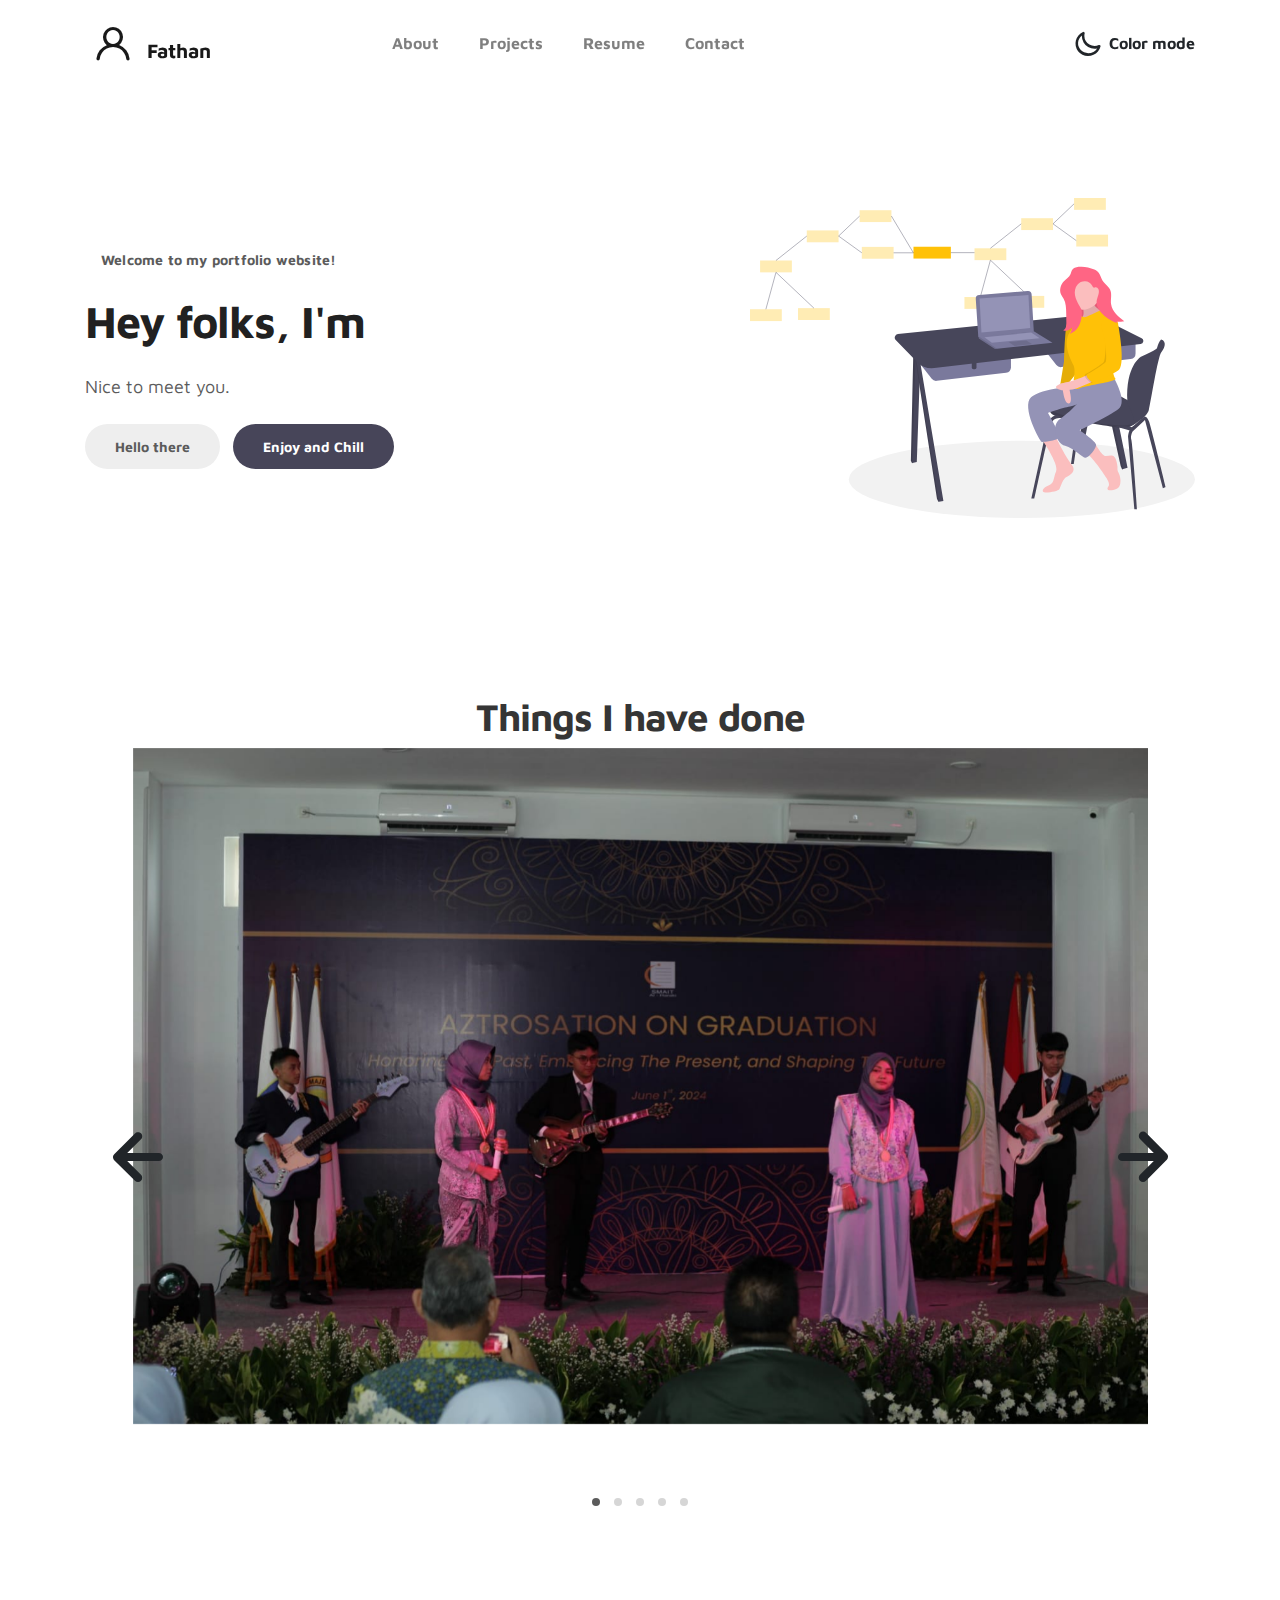
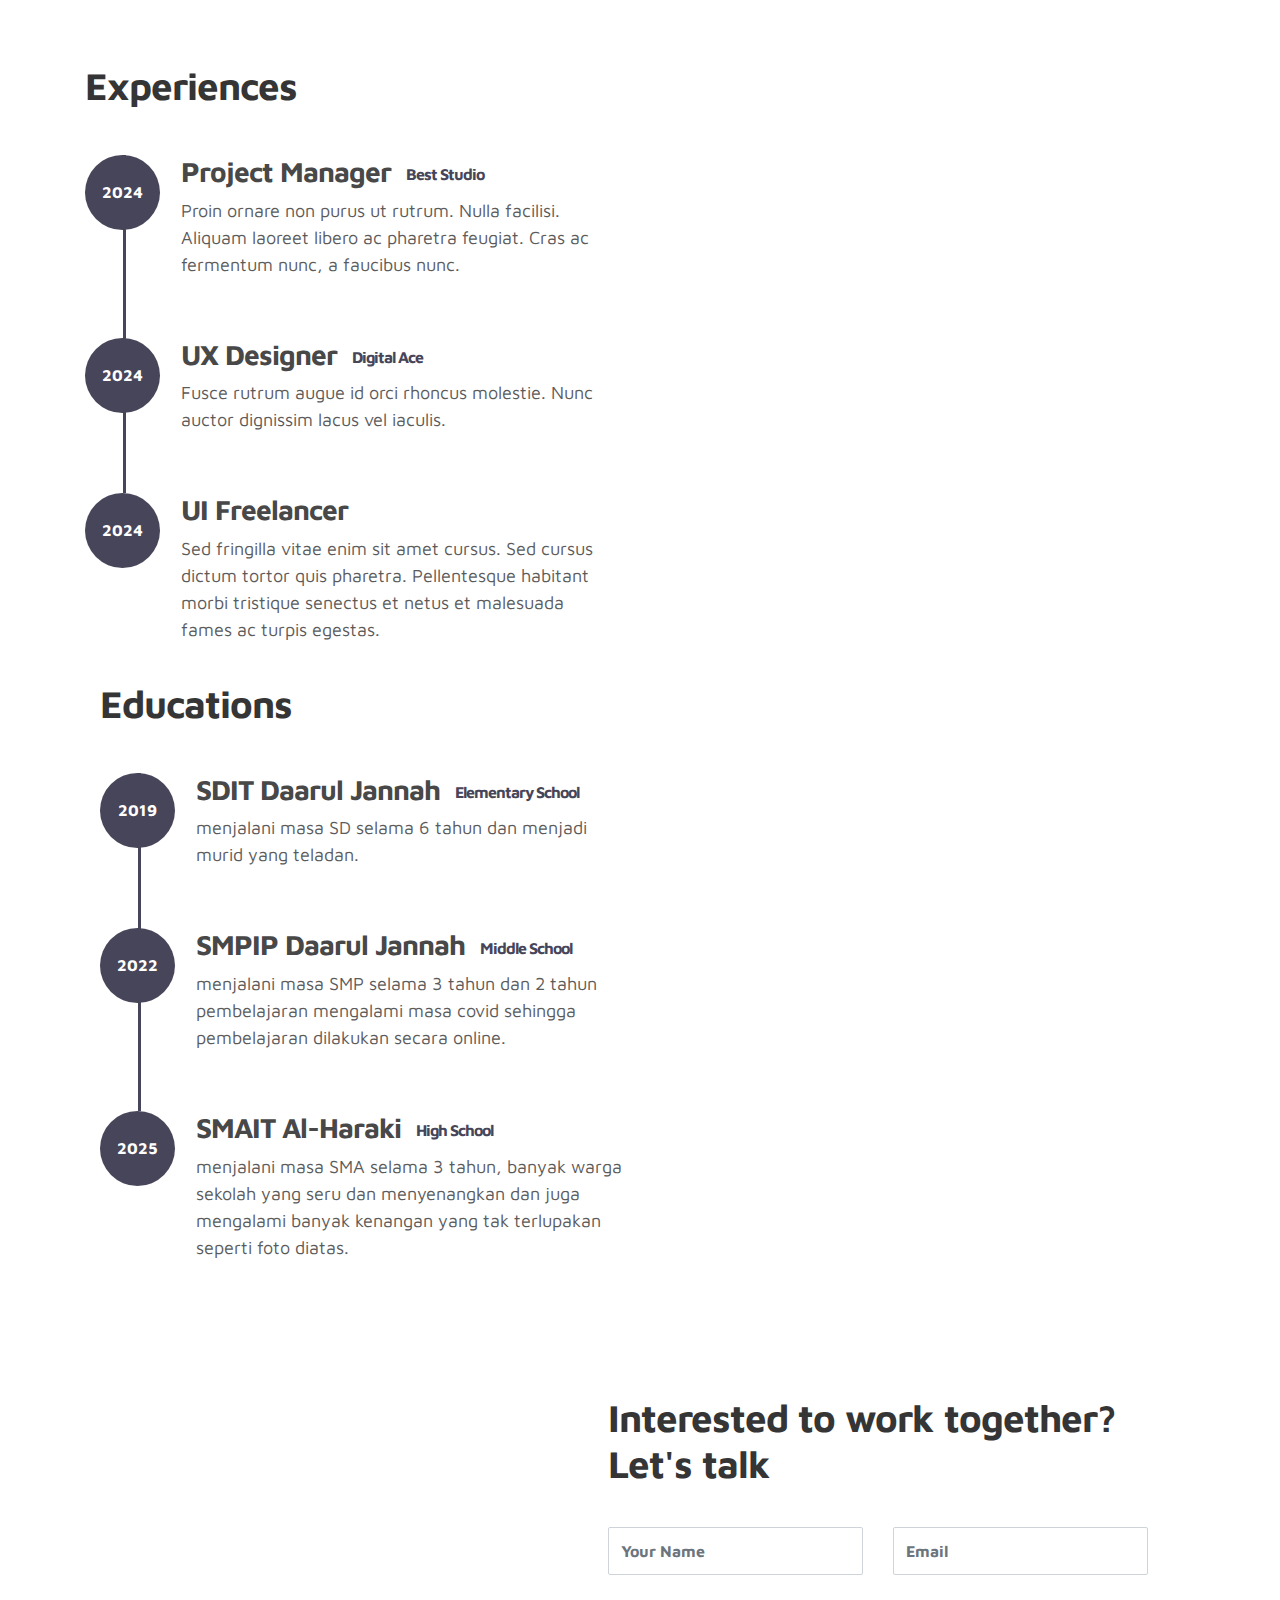
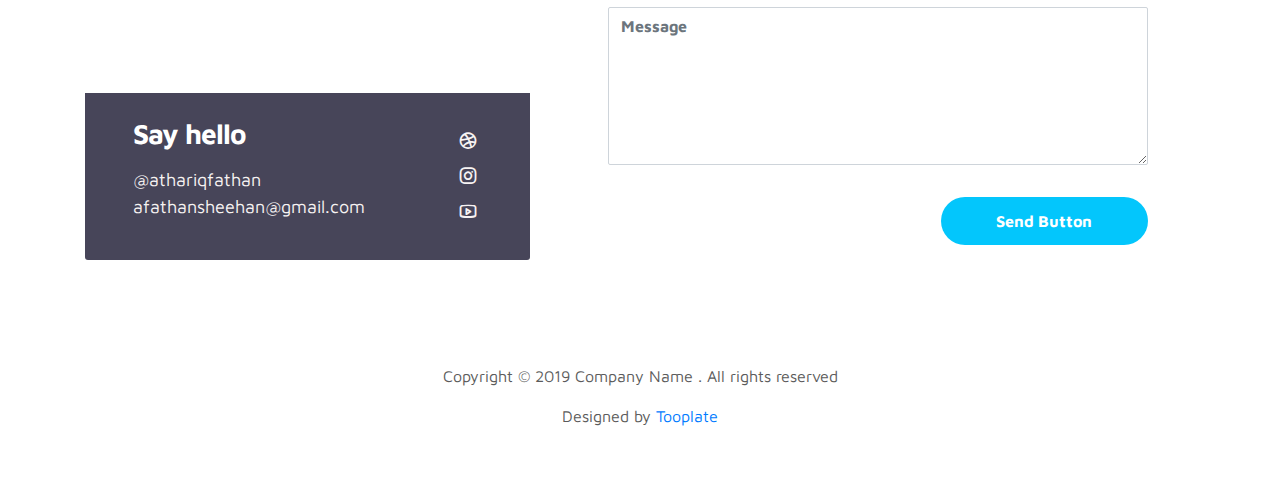
<file: index.html>
<!doctype html>
<html lang="en">
  <head>
    <meta charset="utf-8">
    <meta name="viewport" content="width=device-width, initial-scale=1, shrink-to-fit=no">
    <meta name="description" content="">
    <meta name="author" content="">

    <title>Website Fathan</title>

    <link rel="stylesheet" href="css/bootstrap.min.css">
    <link rel="stylesheet" href="css/unicons.css">
    <link rel="stylesheet" href="css/owl.carousel.min.css">
    <link rel="stylesheet" href="css/owl.theme.default.min.css">

    <!-- MAIN STYLE -->
    <link rel="stylesheet" href="css/tooplate-style.css">
    
<!--

Tooplate 2115 Marvel

https://www.tooplate.com/view/2115-marvel

-->
  </head>
  <body>

    <!-- MENU -->
    <nav class="navbar navbar-expand-sm navbar-light">
        <div class="container">
            <a class="navbar-brand" href="index.html"><i class='uil uil-user'></i> Fathan</a>

            <button class="navbar-toggler" type="button" data-toggle="collapse" data-target="#navbarNav" aria-controls="navbarNav" aria-expanded="false"
                aria-label="Toggle navigation">
                <span class="navbar-toggler-icon"></span>
                <span class="navbar-toggler-icon"></span>
                <span class="navbar-toggler-icon"></span>
            </button>

            <div class="collapse navbar-collapse" id="navbarNav">
                <ul class="navbar-nav mx-auto">
                    <li class="nav-item">
                        <a href="#about" class="nav-link"><span data-hover="About">About</span></a>
                    </li>
                    <li class="nav-item">
                        <a href="#project" class="nav-link"><span data-hover="Projects">Projects</span></a>
                    </li>
                    <li class="nav-item">
                        <a href="#resume" class="nav-link"><span data-hover="Resume">Resume</span></a>
                    </li>
                    <li class="nav-item">
                        <a href="#contact" class="nav-link"><span data-hover="Contact">Contact</span></a>
                    </li>
                </ul>

                <ul class="navbar-nav ml-lg-auto">
                    <div class="ml-lg-4">
                      <div class="color-mode d-lg-flex justify-content-center align-items-center">
                        <i class="color-mode-icon"></i>
                        Color mode
                      </div>
                    </div>
                </ul>
            </div>
        </div>
    </nav>

    <!-- ABOUT -->
    <section class="about full-screen d-lg-flex justify-content-center align-items-center" id="about">
        <div class="container">
            <div class="row">
                
                <div class="col-lg-7 col-md-12 col-12 d-flex align-items-center">
                    <div class="about-text">
                        <small class="small-text">Welcome to <span class="mobile-block">my portfolio website!</span></small>
                        <h1 class="animated animated-text">
                            <span class="mr-2">Hey folks, I'm</span>
                                <div class="animated-info">
                                    <span class="animated-item">Athariq Fathan</span>
                                    <span class="animated-item">Student</span>
                                    <span class="animated-item">Music/Food Explorer</span>
                                </div>
                        </h1>

                        <p>Nice to meet you.</p>
                        
                        <div class="custom-btn-group mt-4">
                          <a href="#" class="btn mr-lg-2 custom-btn"> Hello there</a>
                          <a href="#contact" class="btn custom-btn custom-btn-bg custom-btn-link">Enjoy and Chill</a>
                        </div>
                    </div>
                </div>

                <div class="col-lg-5 col-md-12 col-12">
                    <div class="about-image svg">
                        <img src="images/undraw/undraw_software_engineer_lvl5.svg" class="img-fluid" alt="svg image">
                    </div>
                </div>

            </div>
        </div>
    </section>

    <!-- PROJECTS -->
    <section class="project py-5" id="project">
        <div class="container">
                
                <div class="row">
                  <div class="col-lg-11 text-center mx-auto col-12">

                      <div class="col-lg-8 mx-auto">
                        <h2>Things I have done</h2>
                      </div>

                      <div class="owl-carousel owl-theme">
                        <div class="item">
                          <div class="project-info">
                            <img src="images/project/IMG-20241126-WA0004.jpg" class="img-fluid" alt="project image">
                          </div>
                        </div>

                        <div class="item">
                          <div class="project-info">
                            <img src="images/project/IMG-20241126-WA0005.jpg" class="img-fluid" alt="project image">
                          </div>
                        </div>

                        <div class="item">
                          <div class="project-info">
                            <img src="images/project/IMG-20241126-WA0006.jpg" class="img-fluid" alt="project image">
                          </div>
                        </div>

                        <div class="item">
                          <div class="project-info">
                            <img src="images/project/IMG-20241126-WA0008.jpg" class="img-fluid" alt="project image">
                          </div>
                        </div>

                        <div class="item">
                          <div class="project-info">
                            <img src="images/project/IMG-20241126-WA0007.jpg" class="img-fluid" alt="project image">
                          </div>
                        </div>
                      </div>

                  </div>
                </div>
        </div>
    </section>

    <!-- FEATURES -->
    <section class="resume py-5 d-lg-flex justify-content-center align-items-center" id="resume">
        <div class="container">
            <div class="row">

                <div class="col-lg-6 col-12">
                  <h2 class="mb-4">Experiences</h2>

                    <div class="timeline">
                        <div class="timeline-wrapper">
                             <div class="timeline-yr">
                                  <span>2024</span>
                             </div>
                             <div class="timeline-info">
                                  <h3><span>Project Manager</span><small>Best Studio</small></h3>
                                  <p>Proin ornare non purus ut rutrum. Nulla facilisi. Aliquam laoreet libero ac pharetra feugiat. Cras ac fermentum nunc, a faucibus nunc.</p>
                             </div>
                        </div>

                        <div class="timeline-wrapper">
                            <div class="timeline-yr">
                                <span>2024</span>
                            </div>
                            <div class="timeline-info">
                                <h3><span>UX Designer</span><small>Digital Ace</small></h3>
                                <p>Fusce rutrum augue id orci rhoncus molestie. Nunc auctor dignissim lacus vel iaculis.</p>
                            </div>
                        </div>

                        <div class="timeline-wrapper">
                            <div class="timeline-yr">
                                <span>2024</span>
                            </div>
                            <div class="timeline-info">
                                <h3><span>UI Freelancer</h3>
                                <p>Sed fringilla vitae enim sit amet cursus. Sed cursus dictum tortor quis pharetra. Pellentesque habitant morbi tristique senectus et netus et malesuada fames ac turpis egestas.</p>
                            </div>
                        </div>
                      
                            
                        </div>

                    </div>
                </div>

                <div class="col-lg-6 col-12">
                  <h2 class="mb-4 mobile-mt-2">Educations</h2>

                    <div class="timeline">
                        <div class="timeline-wrapper">
                             <div class="timeline-yr">
                                  <span>2019</span>
                             </div>
                             <div class="timeline-info">
                                  <h3><span>SDIT Daarul Jannah</span><small>Elementary School</small></h3>
                                  <p> menjalani masa SD selama 6 tahun dan menjadi murid yang teladan. </p>
                             </div>
                        </div>

                        <div class="timeline-wrapper">
                            <div class="timeline-yr">
                                <span>2022</span>
                            </div>
                            <div class="timeline-info">
                                <h3><span>SMPIP Daarul Jannah</span><small>Middle School</small></h3>
                                <p> menjalani masa SMP selama 3 tahun dan 2 tahun pembelajaran mengalami masa covid sehingga pembelajaran dilakukan secara online. </p>
                            </div>
                        </div>
                        
                        <div class="timeline-wrapper">
                            <div class="timeline-yr">
                                <span>2025</span>
                            </div>
                            <div class="timeline-info">
                                <h3><span>SMAIT Al-Haraki</span><small>High School</small></h3>
                                <p> menjalani masa SMA selama 3 tahun, banyak warga sekolah yang seru dan menyenangkan dan juga mengalami banyak kenangan yang tak terlupakan seperti foto diatas. </p>
                            </div>
                        </div>

                    </div>
                </div>
                
            </div>
        </div>
    </section>

    <!-- CONTACT -->
    <section class="contact py-5" id="contact">
      <div class="container">
        <div class="row">
          
          <div class="col-lg-5 mr-lg-5 col-12">
            <div class="google-map w-100">
              <iframe src="https://www.google.com/maps/embed?pb=!1m18!1m12!1m3!1d12088.558402180099!2d-73.99373482142036!3d40.75895421922642!2m3!1f0!2f0!3f0!3m2!1i1024!2i768!4f13.1!3m3!1m2!1s0x89c25855b8fb3083%3A0xa0f9aef176042a5c!2sTheater+District%2C+New+York%2C+NY%2C+USA!5e0!3m2!1sen!2smm!4v1549875377188" width="400" height="300" frameborder="0" style="border:0" allowfullscreen></iframe>
            </div>

            <div class="contact-info d-flex justify-content-between align-items-center py-4 px-lg-5">
                <div class="contact-info-item">
                  <h3 class="mb-3 text-white">Say hello</h3>
                  <p class="footer-text mb-0">@athariqfathan</p>
                  <p><a href="mailto:hello@company.co">afathansheehan@gmail.com</a></p>
                </div>

                <ul class="social-links">
                     <li><a href="#" class="uil uil-dribbble" data-toggle="tooltip" data-placement="left" title="Dribbble"></a></li>
                     <li><a href="#" class="uil uil-instagram" data-toggle="tooltip" data-placement="left" title="Instagram"></a></li>
                     <li><a href="#" class="uil uil-youtube" data-toggle="tooltip" data-placement="left" title="Youtube"></a></li>
                </ul>
            </div>
          </div>

          <div class="col-lg-6 col-12">
            <div class="contact-form">
              <h2 class="mb-4">Interested to work together? Let's talk</h2>

              <form action="" method="get">
                <div class="row">
                  <div class="col-lg-6 col-12">
                    <input type="text" class="form-control" name="name" placeholder="Your Name" id="name">
                  </div>

                  <div class="col-lg-6 col-12">
                    <input type="email" class="form-control" name="email" placeholder="Email" id="email">
                  </div>

                  <div class="col-12">
                    <textarea name="message" rows="6" class="form-control" id="message" placeholder="Message"></textarea>
                  </div>

                  <div class="ml-lg-auto col-lg-5 col-12">
                    <input type="submit" class="form-control submit-btn" value="Send Button">
                  </div>
                </div>
              </form>
            </div>
          </div>

        </div>
      </div>
    </section>

    <!-- FOOTER -->
     <footer class="footer py-5">
          <div class="container">
               <div class="row">

                    <div class="col-lg-12 col-12">                                
                        <p class="copyright-text text-center">Copyright &copy; 2019 Company Name . All rights reserved</p>
                        <p class="copyright-text text-center">Designed by <a rel="nofollow" href="https://www.facebook.com/tooplate">Tooplate</a></p>
                    </div>
                    
               </div>
          </div>
     </footer>

    <script src="js/jquery-3.3.1.min.js"></script>
    <script src="js/popper.min.js"></script>
    <script src="js/bootstrap.min.js"></script>
    <script src="js/Headroom.js"></script>
    <script src="js/jQuery.headroom.js"></script>
    <script src="js/owl.carousel.min.js"></script>
    <script src="js/smoothscroll.js"></script>
    <script src="js/custom.js"></script>

  </body>
</html>
</file>
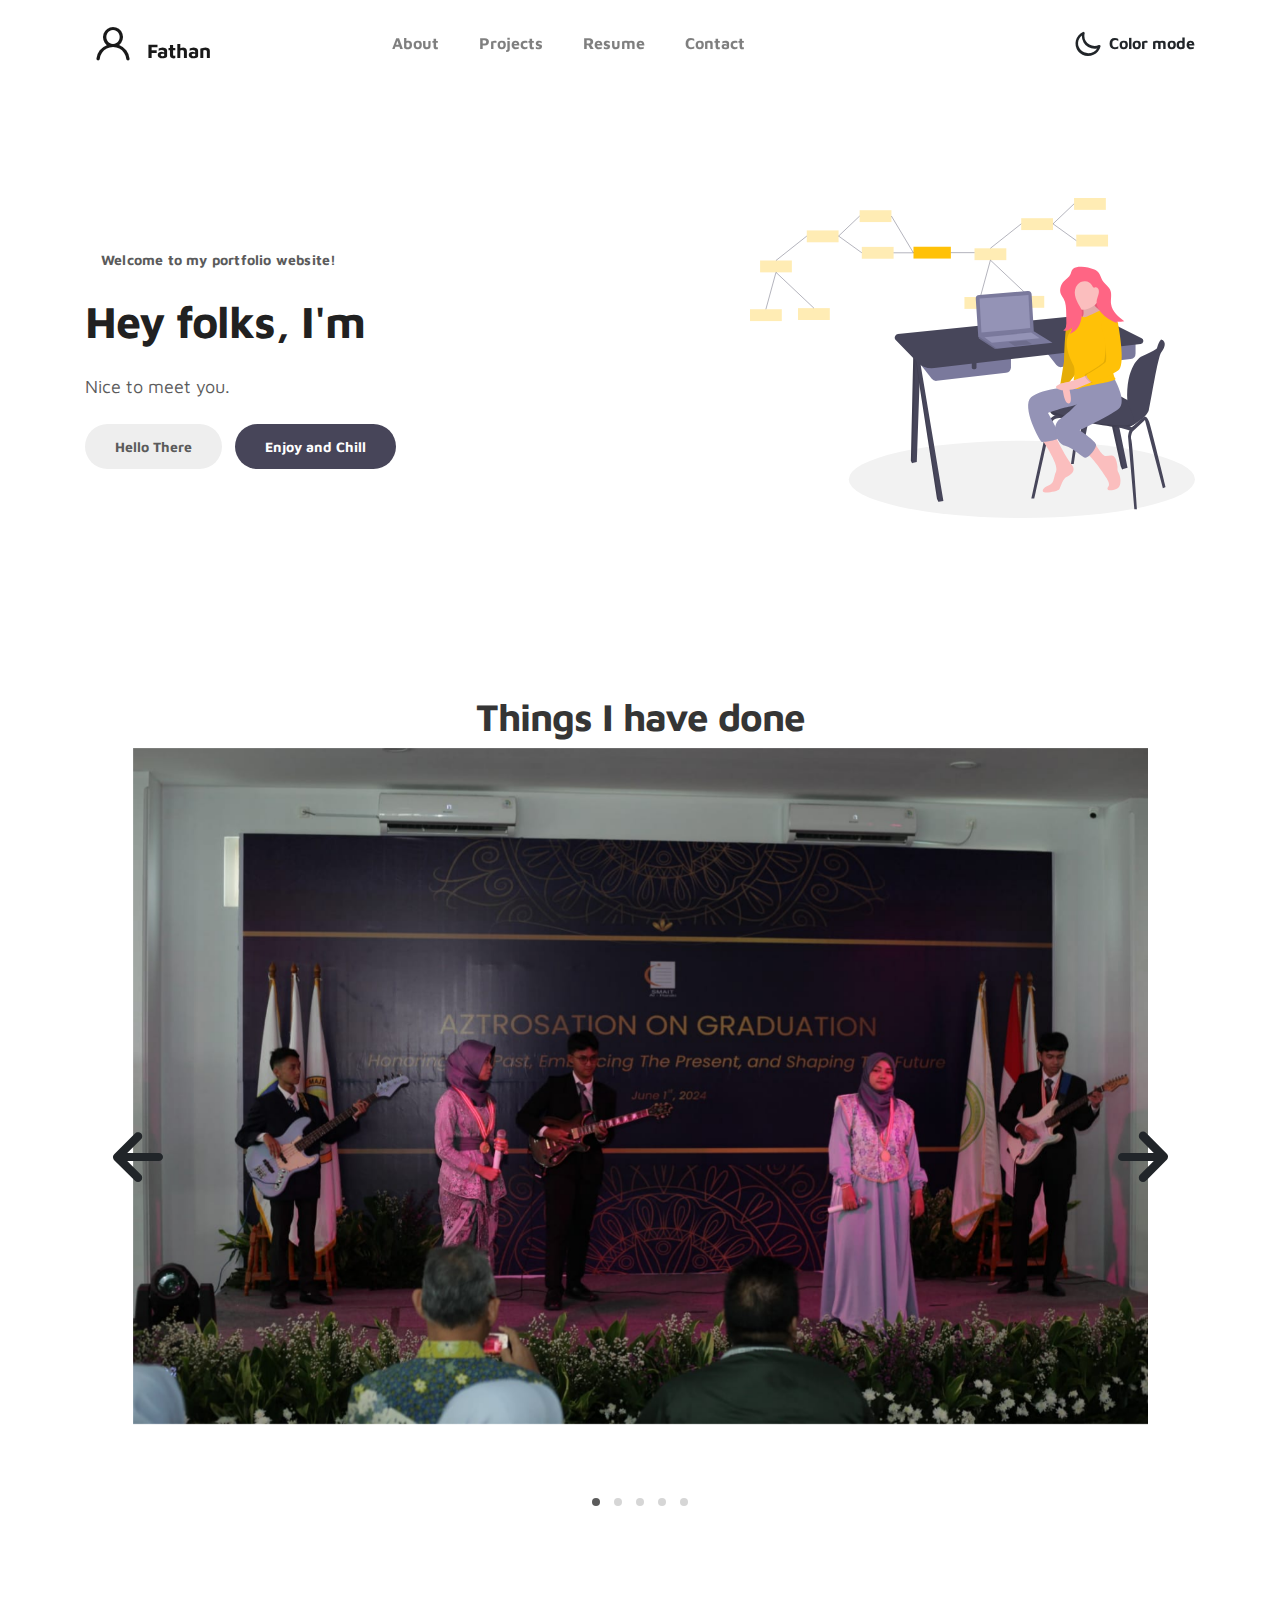
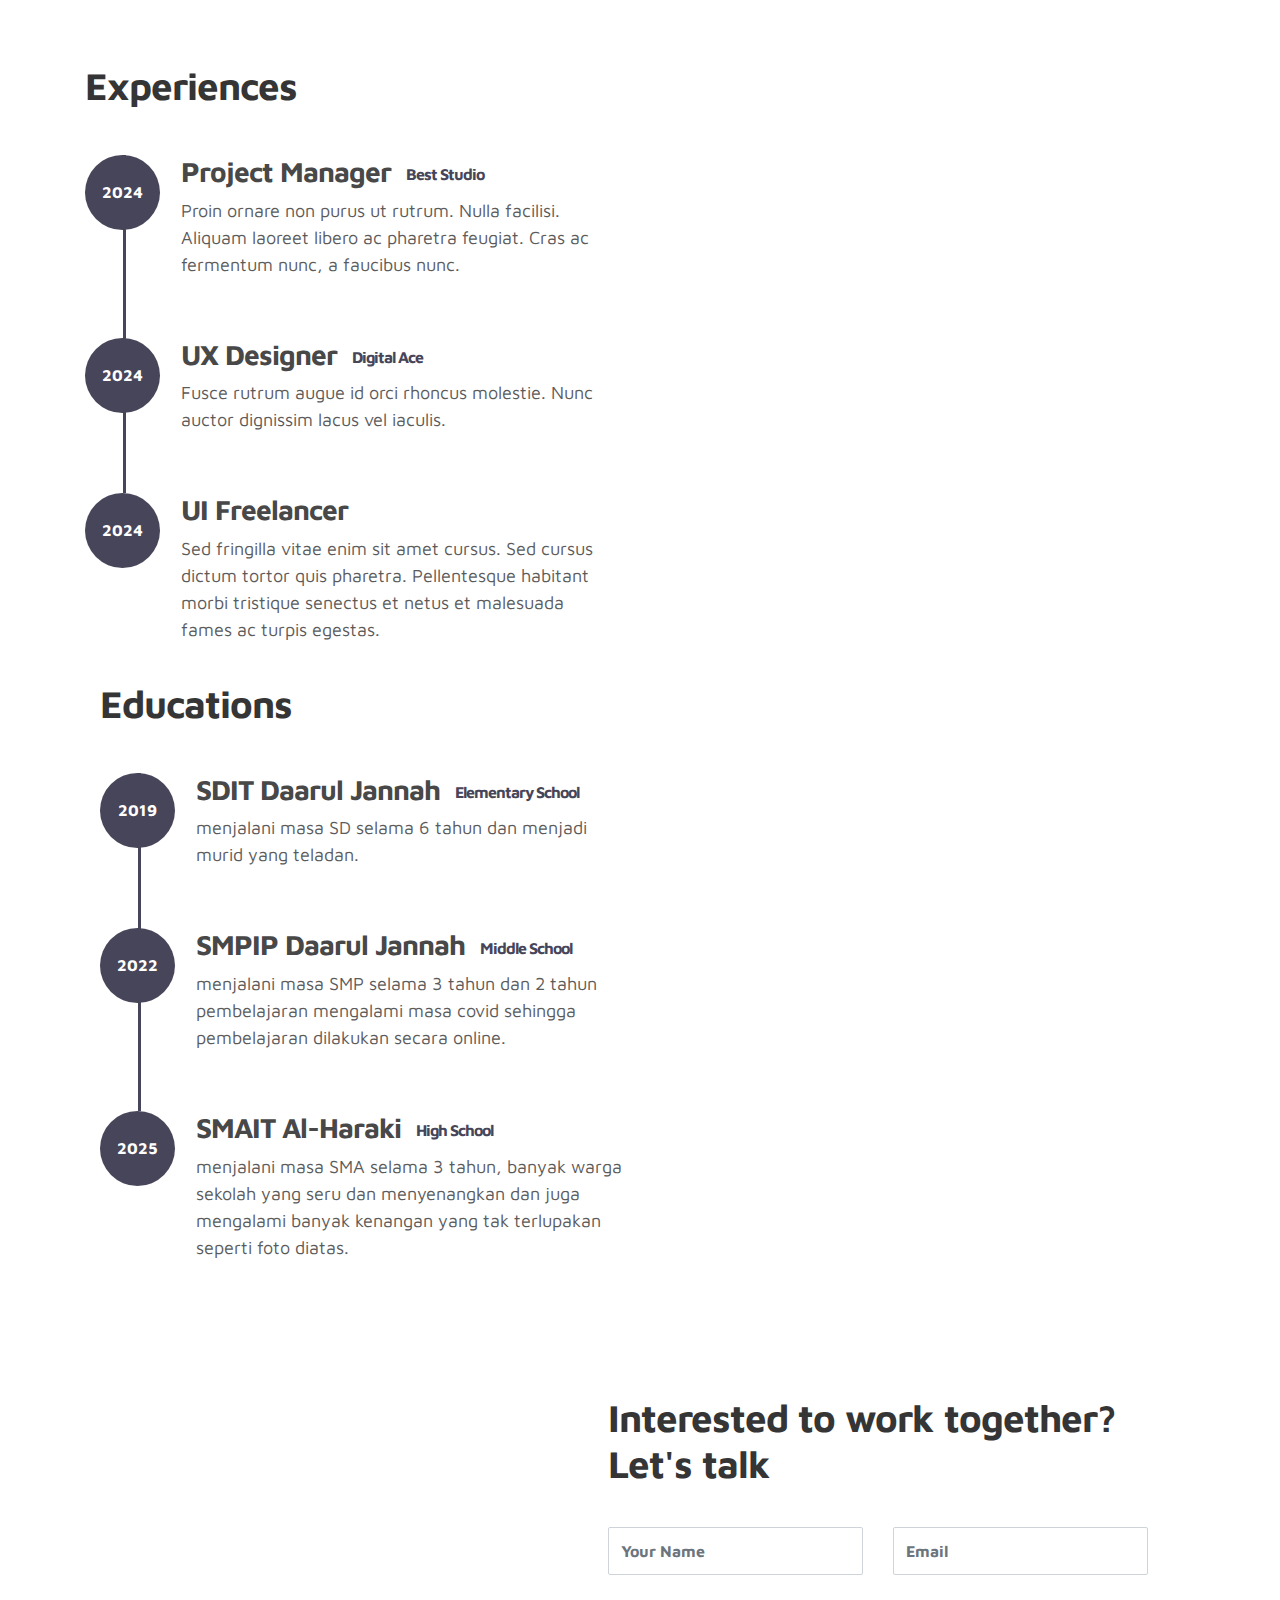
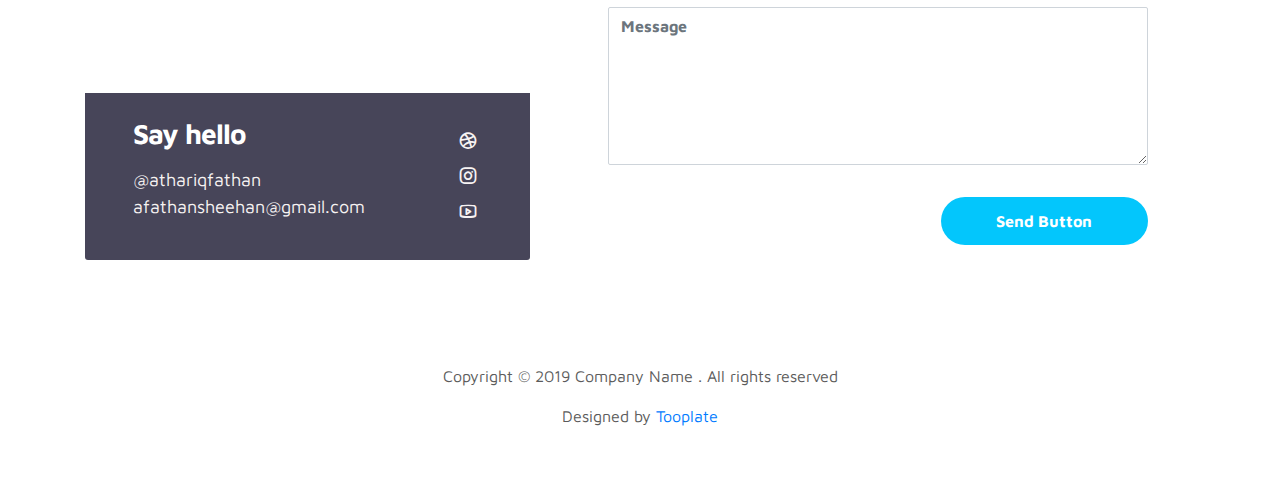
<file: Website Saya.html>
<!doctype html>
<html lang="en">
  <head>
    <meta charset="utf-8">
    <meta name="viewport" content="width=device-width, initial-scale=1, shrink-to-fit=no">
    <meta name="description" content="">
    <meta name="author" content="">

    <title>Website Fathan</title>

    <link rel="stylesheet" href="css/bootstrap.min.css">
    <link rel="stylesheet" href="css/unicons.css">
    <link rel="stylesheet" href="css/owl.carousel.min.css">
    <link rel="stylesheet" href="css/owl.theme.default.min.css">

    <!-- MAIN STYLE -->
    <link rel="stylesheet" href="css/tooplate-style.css">
    
<!--

Tooplate 2115 Marvel

https://www.tooplate.com/view/2115-marvel

-->
  </head>
  <body>

    <!-- MENU -->
    <nav class="navbar navbar-expand-sm navbar-light">
        <div class="container">
            <a class="navbar-brand" href="index.html"><i class='uil uil-user'></i> Fathan</a>

            <button class="navbar-toggler" type="button" data-toggle="collapse" data-target="#navbarNav" aria-controls="navbarNav" aria-expanded="false"
                aria-label="Toggle navigation">
                <span class="navbar-toggler-icon"></span>
                <span class="navbar-toggler-icon"></span>
                <span class="navbar-toggler-icon"></span>
            </button>

            <div class="collapse navbar-collapse" id="navbarNav">
                <ul class="navbar-nav mx-auto">
                    <li class="nav-item">
                        <a href="#about" class="nav-link"><span data-hover="About">About</span></a>
                    </li>
                    <li class="nav-item">
                        <a href="#project" class="nav-link"><span data-hover="Projects">Projects</span></a>
                    </li>
                    <li class="nav-item">
                        <a href="#resume" class="nav-link"><span data-hover="Resume">Resume</span></a>
                    </li>
                    <li class="nav-item">
                        <a href="#contact" class="nav-link"><span data-hover="Contact">Contact</span></a>
                    </li>
                </ul>

                <ul class="navbar-nav ml-lg-auto">
                    <div class="ml-lg-4">
                      <div class="color-mode d-lg-flex justify-content-center align-items-center">
                        <i class="color-mode-icon"></i>
                        Color mode
                      </div>
                    </div>
                </ul>
            </div>
        </div>
    </nav>

    <!-- ABOUT -->
    <section class="about full-screen d-lg-flex justify-content-center align-items-center" id="about">
        <div class="container">
            <div class="row">
                
                <div class="col-lg-7 col-md-12 col-12 d-flex align-items-center">
                    <div class="about-text">
                        <small class="small-text">Welcome to <span class="mobile-block">my portfolio website!</span></small>
                        <h1 class="animated animated-text">
                            <span class="mr-2">Hey folks, I'm</span>
                                <div class="animated-info">
                                    <span class="animated-item">Athariq Fathan</span>
                                    <span class="animated-item">Student</span>
                                    <span class="animated-item">Music/Food Explorer</span>
                                </div>
                        </h1>

                        <p>Nice to meet you.</p>
                        
                        <div class="custom-btn-group mt-4">
                          <a href="#" class="btn mr-lg-2 custom-btn"> Hello There</a>
                          <a href="#contact" class="btn custom-btn custom-btn-bg custom-btn-link">Enjoy and Chill</a>
                        </div>
                    </div>
                </div>

                <div class="col-lg-5 col-md-12 col-12">
                    <div class="about-image svg">
                        <img src="images/undraw/undraw_software_engineer_lvl5.svg" class="img-fluid" alt="svg image">
                    </div>
                </div>

            </div>
        </div>
    </section>

    <!-- PROJECTS -->
    <section class="project py-5" id="project">
        <div class="container">
                
                <div class="row">
                  <div class="col-lg-11 text-center mx-auto col-12">

                      <div class="col-lg-8 mx-auto">
                        <h2>Things I have done</h2>
                      </div>

                      <div class="owl-carousel owl-theme">
                        <div class="item">
                          <div class="project-info">
                            <img src="images/project/IMG-20241126-WA0004.jpg" class="img-fluid" alt="project image">
                          </div>
                        </div>

                        <div class="item">
                          <div class="project-info">
                            <img src="images/project/IMG-20241126-WA0005.jpg" class="img-fluid" alt="project image">
                          </div>
                        </div>

                        <div class="item">
                          <div class="project-info">
                            <img src="images/project/IMG-20241126-WA0006.jpg" class="img-fluid" alt="project image">
                          </div>
                        </div>

                        <div class="item">
                          <div class="project-info">
                            <img src="images/project/IMG-20241126-WA0008.jpg" class="img-fluid" alt="project image">
                          </div>
                        </div>

                        <div class="item">
                          <div class="project-info">
                            <img src="images/project/IMG-20241126-WA0007.jpg" class="img-fluid" alt="project image">
                          </div>
                        </div>
                      </div>

                  </div>
                </div>
        </div>
    </section>

    <!-- FEATURES -->
    <section class="resume py-5 d-lg-flex justify-content-center align-items-center" id="resume">
        <div class="container">
            <div class="row">

                <div class="col-lg-6 col-12">
                  <h2 class="mb-4">Experiences</h2>

                    <div class="timeline">
                        <div class="timeline-wrapper">
                             <div class="timeline-yr">
                                  <span>2024</span>
                             </div>
                             <div class="timeline-info">
                                  <h3><span>Project Manager</span><small>Best Studio</small></h3>
                                  <p>Proin ornare non purus ut rutrum. Nulla facilisi. Aliquam laoreet libero ac pharetra feugiat. Cras ac fermentum nunc, a faucibus nunc.</p>
                             </div>
                        </div>

                        <div class="timeline-wrapper">
                            <div class="timeline-yr">
                                <span>2024</span>
                            </div>
                            <div class="timeline-info">
                                <h3><span>UX Designer</span><small>Digital Ace</small></h3>
                                <p>Fusce rutrum augue id orci rhoncus molestie. Nunc auctor dignissim lacus vel iaculis.</p>
                            </div>
                        </div>

                        <div class="timeline-wrapper">
                            <div class="timeline-yr">
                                <span>2024</span>
                            </div>
                            <div class="timeline-info">
                                <h3><span>UI Freelancer</h3>
                                <p>Sed fringilla vitae enim sit amet cursus. Sed cursus dictum tortor quis pharetra. Pellentesque habitant morbi tristique senectus et netus et malesuada fames ac turpis egestas.</p>
                            </div>
                        </div>
                        
                      
                        </div>

                    </div>
                </div>

                <div class="col-lg-6 col-12">
                  <h2 class="mb-4 mobile-mt-2">Educations</h2>

                    <div class="timeline">
                        <div class="timeline-wrapper">
                             <div class="timeline-yr">
                                  <span>2019</span>
                             </div>
                             <div class="timeline-info">
                                  <h3><span>SDIT Daarul Jannah</span><small>Elementary School</small></h3>
                                  <p> menjalani masa SD selama 6 tahun dan menjadi murid yang teladan. </p>
                             </div>
                        </div>

                        <div class="timeline-wrapper">
                            <div class="timeline-yr">
                                <span>2022</span>
                            </div>
                            <div class="timeline-info">
                                <h3><span>SMPIP Daarul Jannah</span><small>Middle School</small></h3>
                                <p> menjalani masa SMP selama 3 tahun dan 2 tahun pembelajaran mengalami masa covid sehingga pembelajaran dilakukan secara online. </p>
                            </div>
                        </div>
                        
                        <div class="timeline-wrapper">
                            <div class="timeline-yr">
                                <span>2025</span>
                            </div>
                            <div class="timeline-info">
                                <h3><span>SMAIT Al-Haraki</span><small>High School</small></h3>
                                <p> menjalani masa SMA selama 3 tahun, banyak warga sekolah yang seru dan menyenangkan dan juga mengalami banyak kenangan yang tak terlupakan seperti foto diatas. </p>
                            </div>
                        </div>

                    </div>
                </div>
                
            </div>
        </div>
    </section>

    <!-- CONTACT -->
    <section class="contact py-5" id="contact">
      <div class="container">
        <div class="row">
          
          <div class="col-lg-5 mr-lg-5 col-12">
            <div class="google-map w-100">
              <iframe src="https://www.google.com/maps/embed?pb=!1m18!1m12!1m3!1d12088.558402180099!2d-73.99373482142036!3d40.75895421922642!2m3!1f0!2f0!3f0!3m2!1i1024!2i768!4f13.1!3m3!1m2!1s0x89c25855b8fb3083%3A0xa0f9aef176042a5c!2sTheater+District%2C+New+York%2C+NY%2C+USA!5e0!3m2!1sen!2smm!4v1549875377188" width="400" height="300" frameborder="0" style="border:0" allowfullscreen></iframe>
            </div>

            <div class="contact-info d-flex justify-content-between align-items-center py-4 px-lg-5">
                <div class="contact-info-item">
                  <h3 class="mb-3 text-white">Say hello</h3>
                  <p class="footer-text mb-0">@athariqfathan</p>
                  <p><a href="mailto:hello@company.co">afathansheehan@gmail.com</a></p>
                </div>

                <ul class="social-links">
                     <li><a href="#" class="uil uil-dribbble" data-toggle="tooltip" data-placement="left" title="Dribbble"></a></li>
                     <li><a href="#" class="uil uil-instagram" data-toggle="tooltip" data-placement="left" title="Instagram"></a></li>
                     <li><a href="#" class="uil uil-youtube" data-toggle="tooltip" data-placement="left" title="Youtube"></a></li>
                </ul>
            </div>
          </div>

          <div class="col-lg-6 col-12">
            <div class="contact-form">
              <h2 class="mb-4">Interested to work together? Let's talk</h2>

              <form action="" method="get">
                <div class="row">
                  <div class="col-lg-6 col-12">
                    <input type="text" class="form-control" name="name" placeholder="Your Name" id="name">
                  </div>

                  <div class="col-lg-6 col-12">
                    <input type="email" class="form-control" name="email" placeholder="Email" id="email">
                  </div>

                  <div class="col-12">
                    <textarea name="message" rows="6" class="form-control" id="message" placeholder="Message"></textarea>
                  </div>

                  <div class="ml-lg-auto col-lg-5 col-12">
                    <input type="submit" class="form-control submit-btn" value="Send Button">
                  </div>
                </div>
              </form>
            </div>
          </div>

        </div>
      </div>
    </section>

    <!-- FOOTER -->
     <footer class="footer py-5">
          <div class="container">
               <div class="row">

                    <div class="col-lg-12 col-12">                                
                        <p class="copyright-text text-center">Copyright &copy; 2019 Company Name . All rights reserved</p>
                        <p class="copyright-text text-center">Designed by <a rel="nofollow" href="https://www.facebook.com/tooplate">Tooplate</a></p>
                    </div>
                    
               </div>
          </div>
     </footer>

    <script src="js/jquery-3.3.1.min.js"></script>
    <script src="js/popper.min.js"></script>
    <script src="js/bootstrap.min.js"></script>
    <script src="js/Headroom.js"></script>
    <script src="js/jQuery.headroom.js"></script>
    <script src="js/owl.carousel.min.js"></script>
    <script src="js/smoothscroll.js"></script>
    <script src="js/custom.js"></script>

  </body>
</html>
</file>
<file: css/unicons.css>
@font-face {
  font-family: 'unicons';
  src: url('../font/unicons.eot?42479262');
  src: url('../font/unicons.eot?42479262#iefix') format('embedded-opentype'),
       url('../font/unicons.woff2?42479262') format('woff2'),
       url('../font/unicons.woff?42479262') format('woff'),
       url('../font/unicons.ttf?42479262') format('truetype'),
       url('../font/unicons.svg?42479262#unicons') format('svg');
  font-weight: normal;
  font-style: normal;
}
/* Chrome hack: SVG is rendered more smooth in Windozze. 100% magic, uncomment if you need it. */
/* Note, that will break hinting! In other OS-es font will be not as sharp as it could be */
/*
@media screen and (-webkit-min-device-pixel-ratio:0) {
  @font-face {
    font-family: 'unicons';
    src: url('../font/unicons.svg?42479262#unicons') format('svg');
  }
}
*/
 
 [class^="uil-"]:before, [class*=" uil-"]:before {
  font-family: "unicons";
  font-style: normal;
  font-weight: normal;
  speak: none;
 
  display: inline-block;
  text-decoration: inherit;
  width: 1em;
  margin-right: .2em;
  text-align: center;
  /* opacity: .8; */
 
  /* For safety - reset parent styles, that can break glyph codes*/
  font-variant: normal;
  text-transform: none;
 
  /* fix buttons height, for twitter bootstrap */
  line-height: 1em;
 
  /* Animation center compensation - margins should be symmetric */
  /* remove if not needed */
  margin-left: .2em;
 
  /* you can be more comfortable with increased icons size */
  /* font-size: 120%; */
 
  /* Font smoothing. That was taken from TWBS */
  -webkit-font-smoothing: antialiased;
  -moz-osx-font-smoothing: grayscale;
 
  /* Uncomment for 3D effect */
  /* text-shadow: 1px 1px 1px rgba(127, 127, 127, 0.3); */
}
 
.uil-abacus:before { content: '\e800'; } /* '' */
.uil-accessible-icon-alt:before { content: '\e801'; } /* '' */
.uil-adjust-alt:before { content: '\e802'; } /* '' */
.uil-adjust-circle:before { content: '\e803'; } /* '' */
.uil-adjust-half:before { content: '\e804'; } /* '' */
.uil-adjust:before { content: '\e805'; } /* '' */
.uil-airplay:before { content: '\e806'; } /* '' */
.uil-align-alt:before { content: '\e807'; } /* '' */
.uil-align-center-alt:before { content: '\e808'; } /* '' */
.uil-align-center-h:before { content: '\e809'; } /* '' */
.uil-align-center-justify:before { content: '\e80a'; } /* '' */
.uil-align-center-v:before { content: '\e80b'; } /* '' */
.uil-align-center:before { content: '\e80c'; } /* '' */
.uil-align-justify:before { content: '\e80d'; } /* '' */
.uil-align-left-justify:before { content: '\e80e'; } /* '' */
.uil-align-left:before { content: '\e80f'; } /* '' */
.uil-align-letter-right:before { content: '\e810'; } /* '' */
.uil-align-right-justify:before { content: '\e811'; } /* '' */
.uil-align-right:before { content: '\e812'; } /* '' */
.uil-align:before { content: '\e813'; } /* '' */
.uil-ambulance:before { content: '\e814'; } /* '' */
.uil-analysis:before { content: '\e815'; } /* '' */
.uil-analytics:before { content: '\e816'; } /* '' */
.uil-anchor:before { content: '\e817'; } /* '' */
.uil-android-phone-slash:before { content: '\e818'; } /* '' */
.uil-angle-double-down:before { content: '\e819'; } /* '' */
.uil-angle-double-left:before { content: '\e81a'; } /* '' */
.uil-angle-double-right:before { content: '\e81b'; } /* '' */
.uil-angle-double-up:before { content: '\e81c'; } /* '' */
.uil-angle-down:before { content: '\e81d'; } /* '' */
.uil-angle-left:before { content: '\e81e'; } /* '' */
.uil-angle-right-b:before { content: '\e81f'; } /* '' */
.uil-angle-right:before { content: '\e820'; } /* '' */
.uil-angle-up:before { content: '\e821'; } /* '' */
.uil-annoyed-alt:before { content: '\e822'; } /* '' */
.uil-annoyed:before { content: '\e823'; } /* '' */
.uil-apps:before { content: '\e824'; } /* '' */
.uil-archive-alt:before { content: '\e825'; } /* '' */
.uil-archive:before { content: '\e826'; } /* '' */
.uil-arrow-break:before { content: '\e827'; } /* '' */
.uil-arrow-circle-down:before { content: '\e828'; } /* '' */
.uil-arrow-circle-left:before { content: '\e829'; } /* '' */
.uil-arrow-circle-right:before { content: '\e82a'; } /* '' */
.uil-arrow-circle-up:before { content: '\e82b'; } /* '' */
.uil-arrow-compress-h:before { content: '\e82c'; } /* '' */
.uil-arrow-down-left:before { content: '\e82d'; } /* '' */
.uil-arrow-down-right:before { content: '\e82e'; } /* '' */
.uil-arrow-down:before { content: '\e82f'; } /* '' */
.uil-arrow-from-right:before { content: '\e830'; } /* '' */
.uil-arrow-from-top:before { content: '\e831'; } /* '' */
.uil-arrow-growth:before { content: '\e832'; } /* '' */
.uil-arrow-left:before { content: '\e833'; } /* '' */
.uil-arrow-random:before { content: '\e834'; } /* '' */
.uil-arrow-resize-diagonal:before { content: '\e835'; } /* '' */
.uil-arrow-right:before { content: '\e836'; } /* '' */
.uil-arrow-to-bottom:before { content: '\e837'; } /* '' */
.uil-arrow-to-right:before { content: '\e838'; } /* '' */
.uil-arrow-up-left:before { content: '\e839'; } /* '' */
.uil-arrow-up-right:before { content: '\e83a'; } /* '' */
.uil-arrow-up:before { content: '\e83b'; } /* '' */
.uil-arrows-h-alt:before { content: '\e83c'; } /* '' */
.uil-arrows-h:before { content: '\e83d'; } /* '' */
.uil-arrows-left-down:before { content: '\e83e'; } /* '' */
.uil-arrows-maximize:before { content: '\e83f'; } /* '' */
.uil-arrows-merge:before { content: '\e840'; } /* '' */
.uil-arrows-resize-h:before { content: '\e841'; } /* '' */
.uil-arrows-resize-v:before { content: '\e842'; } /* '' */
.uil-arrows-resize:before { content: '\e843'; } /* '' */
.uil-arrows-right-down:before { content: '\e844'; } /* '' */
.uil-arrows-shrink-h:before { content: '\e845'; } /* '' */
.uil-arrows-shrink-v:before { content: '\e846'; } /* '' */
.uil-arrows-up-right:before { content: '\e847'; } /* '' */
.uil-arrows-v-alt:before { content: '\e848'; } /* '' */
.uil-arrows-v:before { content: '\e849'; } /* '' */
.uil-at:before { content: '\e84a'; } /* '' */
.uil-atm-card:before { content: '\e84b'; } /* '' */
.uil-atom:before { content: '\e84c'; } /* '' */
.uil-auto-flash:before { content: '\e84d'; } /* '' */
.uil-award-alt:before { content: '\e84e'; } /* '' */
.uil-award:before { content: '\e84f'; } /* '' */
.uil-baby-carriage:before { content: '\e850'; } /* '' */
.uil-backpack:before { content: '\e851'; } /* '' */
.uil-backspace:before { content: '\e852'; } /* '' */
.uil-backward:before { content: '\e853'; } /* '' */
.uil-bag-alt:before { content: '\e854'; } /* '' */
.uil-bag-slash:before { content: '\e855'; } /* '' */
.uil-bag:before { content: '\e856'; } /* '' */
.uil-ball:before { content: '\e857'; } /* '' */
.uil-ban:before { content: '\e858'; } /* '' */
.uil-bars:before { content: '\e859'; } /* '' */
.uil-basketball-hoop:before { content: '\e85a'; } /* '' */
.uil-basketball:before { content: '\e85b'; } /* '' */
.uil-battery-bolt:before { content: '\e85c'; } /* '' */
.uil-battery-empty:before { content: '\e85d'; } /* '' */
.uil-bed-double:before { content: '\e85e'; } /* '' */
.uil-bed:before { content: '\e85f'; } /* '' */
.uil-bell-school:before { content: '\e860'; } /* '' */
.uil-bell-slash:before { content: '\e861'; } /* '' */
.uil-bill:before { content: '\e862'; } /* '' */
.uil-bitcoin-circle:before { content: '\e863'; } /* '' */
.uil-bitcoin:before { content: '\e864'; } /* '' */
.uil-bluetooth-b:before { content: '\e865'; } /* '' */
.uil-bolt-alt:before { content: '\e866'; } /* '' */
.uil-bolt-slash:before { content: '\e867'; } /* '' */
.uil-bolt:before { content: '\e868'; } /* '' */
.uil-book-alt:before { content: '\e869'; } /* '' */
.uil-book-medical:before { content: '\e86a'; } /* '' */
.uil-book-open:before { content: '\e86b'; } /* '' */
.uil-book-reader:before { content: '\e86c'; } /* '' */
.uil-book:before { content: '\e86d'; } /* '' */
.uil-bookmark-full:before { content: '\e86e'; } /* '' */
.uil-bookmark:before { content: '\e86f'; } /* '' */
.uil-books:before { content: '\e870'; } /* '' */
.uil-boombox:before { content: '\e871'; } /* '' */
.uil-border-alt:before { content: '\e872'; } /* '' */
.uil-border-bottom:before { content: '\e873'; } /* '' */
.uil-border-clear:before { content: '\e874'; } /* '' */
.uil-border-horizontal:before { content: '\e875'; } /* '' */
.uil-border-inner:before { content: '\e876'; } /* '' */
.uil-border-left:before { content: '\e877'; } /* '' */
.uil-border-out:before { content: '\e878'; } /* '' */
.uil-border-right:before { content: '\e879'; } /* '' */
.uil-border-top:before { content: '\e87a'; } /* '' */
.uil-border-vertical:before { content: '\e87b'; } /* '' */
.uil-box:before { content: '\e87c'; } /* '' */
.uil-briefcase-alt:before { content: '\e87d'; } /* '' */
.uil-briefcase:before { content: '\e87e'; } /* '' */
.uil-bright:before { content: '\e87f'; } /* '' */
.uil-brightness-empty:before { content: '\e880'; } /* '' */
.uil-brightness-half:before { content: '\e881'; } /* '' */
.uil-brightness-low:before { content: '\e882'; } /* '' */
.uil-brightness-minus:before { content: '\e883'; } /* '' */
.uil-brightness-plus:before { content: '\e884'; } /* '' */
.uil-brightness:before { content: '\e885'; } /* '' */
.uil-bring-bottom:before { content: '\e886'; } /* '' */
.uil-bring-front:before { content: '\e887'; } /* '' */
.uil-brush-alt:before { content: '\e888'; } /* '' */
.uil-bug:before { content: '\e889'; } /* '' */
.uil-building:before { content: '\e88a'; } /* '' */
.uil-bullseye:before { content: '\e88b'; } /* '' */
.uil-bus-alt:before { content: '\e88c'; } /* '' */
.uil-bus-school:before { content: '\e88d'; } /* '' */
.uil-bus:before { content: '\e88e'; } /* '' */
.uil-calcualtor:before { content: '\e88f'; } /* '' */
.uil-calculator-alt:before { content: '\e890'; } /* '' */
.uil-calendar-alt:before { content: '\e891'; } /* '' */
.uil-calendar-slash:before { content: '\e892'; } /* '' */
.uil-calender:before { content: '\e893'; } /* '' */
.uil-calling:before { content: '\e894'; } /* '' */
.uil-camera-plus:before { content: '\e895'; } /* '' */
.uil-camera-slash:before { content: '\e896'; } /* '' */
.uil-camera:before { content: '\e897'; } /* '' */
.uil-cancel:before { content: '\e898'; } /* '' */
.uil-capsule:before { content: '\e899'; } /* '' */
.uil-capture:before { content: '\e89a'; } /* '' */
.uil-car-sideview:before { content: '\e89b'; } /* '' */
.uil-car-slash:before { content: '\e89c'; } /* '' */
.uil-car-wash:before { content: '\e89d'; } /* '' */
.uil-car:before { content: '\e89e'; } /* '' */
.uil-card-atm:before { content: '\e89f'; } /* '' */
.uil-caret-right:before { content: '\e8a0'; } /* '' */
.uil-cart:before { content: '\e8a1'; } /* '' */
.uil-cell:before { content: '\e8a2'; } /* '' */
.uil-celsius:before { content: '\e8a3'; } /* '' */
.uil-chart-bar-alt:before { content: '\e8a4'; } /* '' */
.uil-chart-bar:before { content: '\e8a5'; } /* '' */
.uil-chart-down:before { content: '\e8a6'; } /* '' */
.uil-chart-growth-alt:before { content: '\e8a7'; } /* '' */
.uil-chart-growth:before { content: '\e8a8'; } /* '' */
.uil-chart-line:before { content: '\e8a9'; } /* '' */
.uil-chart-pie-alt:before { content: '\e8aa'; } /* '' */
.uil-chart-pie:before { content: '\e8ab'; } /* '' */
.uil-chart:before { content: '\e8ac'; } /* '' */
.uil-chat-bubble-user:before { content: '\e8ad'; } /* '' */
.uil-chat-info:before { content: '\e8ae'; } /* '' */
.uil-chat:before { content: '\e8af'; } /* '' */
.uil-check-circle:before { content: '\e8b0'; } /* '' */
.uil-check-square:before { content: '\e8b1'; } /* '' */
.uil-check:before { content: '\e8b2'; } /* '' */
.uil-circle-layer:before { content: '\e8b3'; } /* '' */
.uil-circle:before { content: '\e8b4'; } /* '' */
.uil-circuit:before { content: '\e8b5'; } /* '' */
.uil-clapper-board:before { content: '\e8b6'; } /* '' */
.uil-clipboard-alt:before { content: '\e8b7'; } /* '' */
.uil-clipboard-blank:before { content: '\e8b8'; } /* '' */
.uil-clipboard-notes:before { content: '\e8b9'; } /* '' */
.uil-clipboard:before { content: '\e8ba'; } /* '' */
.uil-clock-eight:before { content: '\e8bb'; } /* '' */
.uil-clock-five:before { content: '\e8bc'; } /* '' */
.uil-clock-nine:before { content: '\e8bd'; } /* '' */
.uil-clock-seven:before { content: '\e8be'; } /* '' */
.uil-clock-ten:before { content: '\e8bf'; } /* '' */
.uil-clock-three:before { content: '\e8c0'; } /* '' */
.uil-clock-two:before { content: '\e8c1'; } /* '' */
.uil-clock:before { content: '\e8c2'; } /* '' */
.uil-closed-captioning:before { content: '\e8c3'; } /* '' */
.uil-cloud-block:before { content: '\e8c4'; } /* '' */
.uil-cloud-bookmark:before { content: '\e8c5'; } /* '' */
.uil-cloud-check:before { content: '\e8c6'; } /* '' */
.uil-cloud-computing:before { content: '\e8c7'; } /* '' */
.uil-cloud-data-connection:before { content: '\e8c8'; } /* '' */
.uil-cloud-database-tree:before { content: '\e8c9'; } /* '' */
.uil-cloud-download:before { content: '\e8ca'; } /* '' */
.uil-cloud-drizzle:before { content: '\e8cb'; } /* '' */
.uil-cloud-exclamation:before { content: '\e8cc'; } /* '' */
.uil-cloud-hail:before { content: '\e8cd'; } /* '' */
.uil-cloud-heart:before { content: '\e8ce'; } /* '' */
.uil-cloud-info:before { content: '\e8cf'; } /* '' */
.uil-cloud-lock:before { content: '\e8d0'; } /* '' */
.uil-cloud-meatball:before { content: '\e8d1'; } /* '' */
.uil-cloud-moon-hail:before { content: '\e8d2'; } /* '' */
.uil-cloud-moon-meatball:before { content: '\e8d3'; } /* '' */
.uil-cloud-moon-rain:before { content: '\e8d4'; } /* '' */
.uil-cloud-moon-showers:before { content: '\e8d5'; } /* '' */
.uil-cloud-moon:before { content: '\e8d6'; } /* '' */
.uil-cloud-question:before { content: '\e8d7'; } /* '' */
.uil-cloud-rain-sun:before { content: '\e8d8'; } /* '' */
.uil-cloud-rain:before { content: '\e8d9'; } /* '' */
.uil-cloud-redo:before { content: '\e8da'; } /* '' */
.uil-cloud-set:before { content: '\e8db'; } /* '' */
.uil-cloud-share:before { content: '\e8dc'; } /* '' */
.uil-cloud-shield:before { content: '\e8dd'; } /* '' */
.uil-cloud-showers-alt:before { content: '\e8de'; } /* '' */
.uil-cloud-showers-heavy:before { content: '\e8df'; } /* '' */
.uil-cloud-showers:before { content: '\e8e0'; } /* '' */
.uil-cloud-slash:before { content: '\e8e1'; } /* '' */
.uil-cloud-sun-hail:before { content: '\e8e2'; } /* '' */
.uil-cloud-sun-meatball:before { content: '\e8e3'; } /* '' */
.uil-cloud-sun-rain-alt:before { content: '\e8e4'; } /* '' */
.uil-cloud-sun-rain:before { content: '\e8e5'; } /* '' */
.uil-cloud-sun-tear:before { content: '\e8e6'; } /* '' */
.uil-cloud-sun:before { content: '\e8e7'; } /* '' */
.uil-cloud-times:before { content: '\e8e8'; } /* '' */
.uil-cloud-unlock:before { content: '\e8e9'; } /* '' */
.uil-cloud-upload:before { content: '\e8ea'; } /* '' */
.uil-cloud-wifi:before { content: '\e8eb'; } /* '' */
.uil-cloud-wind:before { content: '\e8ec'; } /* '' */
.uil-cloud:before { content: '\e8ed'; } /* '' */
.uil-clouds:before { content: '\e8ee'; } /* '' */
.uil-club:before { content: '\e8ef'; } /* '' */
.uil-code:before { content: '\e8f0'; } /* '' */
.uil-coffee:before { content: '\e8f1'; } /* '' */
.uil-cog:before { content: '\e8f2'; } /* '' */
.uil-coins:before { content: '\e8f3'; } /* '' */
.uil-columns:before { content: '\e8f4'; } /* '' */
.uil-comment-alt-block:before { content: '\e8f5'; } /* '' */
.uil-comment-alt-chart-lines:before { content: '\e8f6'; } /* '' */
.uil-comment-alt-check:before { content: '\e8f7'; } /* '' */
.uil-comment-alt-dots:before { content: '\e8f8'; } /* '' */
.uil-comment-alt-download:before { content: '\e8f9'; } /* '' */
.uil-comment-alt-edit:before { content: '\e8fa'; } /* '' */
.uil-comment-alt-exclamation:before { content: '\e8fb'; } /* '' */
.uil-comment-alt-heart:before { content: '\e8fc'; } /* '' */
.uil-comment-alt-image:before { content: '\e8fd'; } /* '' */
.uil-comment-alt-info:before { content: '\e8fe'; } /* '' */
.uil-comment-alt-lines:before { content: '\e8ff'; } /* '' */
.uil-comment-alt-lock:before { content: '\e900'; } /* '' */
.uil-comment-alt-medical:before { content: '\e901'; } /* '' */
.uil-comment-alt-message:before { content: '\e902'; } /* '' */
.uil-comment-alt-notes:before { content: '\e903'; } /* '' */
.uil-comment-alt-plus:before { content: '\e904'; } /* '' */
.uil-comment-alt-question:before { content: '\e905'; } /* '' */
.uil-comment-alt-redo:before { content: '\e906'; } /* '' */
.uil-comment-alt-search:before { content: '\e907'; } /* '' */
.uil-comment-alt-share:before { content: '\e908'; } /* '' */
.uil-comment-alt-shield:before { content: '\e909'; } /* '' */
.uil-comment-alt-upload:before { content: '\e90a'; } /* '' */
.uil-comment-alt-verify:before { content: '\e90b'; } /* '' */
.uil-comment-alt:before { content: '\e90c'; } /* '' */
.uil-comment-block:before { content: '\e90d'; } /* '' */
.uil-comment-chart-line:before { content: '\e90e'; } /* '' */
.uil-comment-check:before { content: '\e90f'; } /* '' */
.uil-comment-dots:before { content: '\e910'; } /* '' */
.uil-comment-download:before { content: '\e911'; } /* '' */
.uil-comment-edit:before { content: '\e912'; } /* '' */
.uil-comment-exclamation:before { content: '\e913'; } /* '' */
.uil-comment-heart:before { content: '\e914'; } /* '' */
.uil-comment-image:before { content: '\e915'; } /* '' */
.uil-comment-info-alt:before { content: '\e916'; } /* '' */
.uil-comment-info:before { content: '\e917'; } /* '' */
.uil-comment-lines:before { content: '\e918'; } /* '' */
.uil-comment-lock:before { content: '\e919'; } /* '' */
.uil-comment-medical:before { content: '\e91a'; } /* '' */
.uil-comment-message:before { content: '\e91b'; } /* '' */
.uil-comment-notes:before { content: '\e91c'; } /* '' */
.uil-comment-plus:before { content: '\e91d'; } /* '' */
.uil-comment-question:before { content: '\e91e'; } /* '' */
.uil-comment-redo:before { content: '\e91f'; } /* '' */
.uil-comment-search:before { content: '\e920'; } /* '' */
.uil-comment-share:before { content: '\e921'; } /* '' */
.uil-comment-shield:before { content: '\e922'; } /* '' */
.uil-comment-slash:before { content: '\e923'; } /* '' */
.uil-comment-upload:before { content: '\e924'; } /* '' */
.uil-comment-verify:before { content: '\e925'; } /* '' */
.uil-comment:before { content: '\e926'; } /* '' */
.uil-comments-alt:before { content: '\e927'; } /* '' */
.uil-comments:before { content: '\e928'; } /* '' */
.uil-commnet-alt-slash:before { content: '\e929'; } /* '' */
.uil-compact-disc:before { content: '\e92a'; } /* '' */
.uil-compass:before { content: '\e92b'; } /* '' */
.uil-compress-alt-left:before { content: '\e92c'; } /* '' */
.uil-compress-alt:before { content: '\e92d'; } /* '' */
.uil-compress-arrows:before { content: '\e92e'; } /* '' */
.uil-compress-lines:before { content: '\e92f'; } /* '' */
.uil-compress-point:before { content: '\e930'; } /* '' */
.uil-compress-v:before { content: '\e931'; } /* '' */
.uil-compress:before { content: '\e932'; } /* '' */
.uil-computer-mouse:before { content: '\e933'; } /* '' */
.uil-confused:before { content: '\e934'; } /* '' */
.uil-constructor:before { content: '\e935'; } /* '' */
.uil-copy-alt:before { content: '\e936'; } /* '' */
.uil-copy-landscape:before { content: '\e937'; } /* '' */
.uil-copy:before { content: '\e938'; } /* '' */
.uil-copyright:before { content: '\e939'; } /* '' */
.uil-corner-down-left:before { content: '\e93a'; } /* '' */
.uil-corner-down-right-alt:before { content: '\e93b'; } /* '' */
.uil-corner-down-right:before { content: '\e93c'; } /* '' */
.uil-corner-left-down:before { content: '\e93d'; } /* '' */
.uil-corner-right-down:before { content: '\e93e'; } /* '' */
.uil-corner-up-left-alt:before { content: '\e93f'; } /* '' */
.uil-corner-up-left:before { content: '\e940'; } /* '' */
.uil-corner-up-right-alt:before { content: '\e941'; } /* '' */
.uil-corner-up-right:before { content: '\e942'; } /* '' */
.uil-creative-commons-pd-alt:before { content: '\e943'; } /* '' */
.uil-creative-commons-pd:before { content: '\e944'; } /* '' */
.uil-crockery:before { content: '\e945'; } /* '' */
.uil-crop-alt-rotate-left:before { content: '\e946'; } /* '' */
.uil-crop-alt-rotate-right:before { content: '\e947'; } /* '' */
.uil-crop-alt:before { content: '\e948'; } /* '' */
.uil-crosshair-alt:before { content: '\e949'; } /* '' */
.uil-crosshair:before { content: '\e94a'; } /* '' */
.uil-crosshairs:before { content: '\e94b'; } /* '' */
.uil-cube:before { content: '\e94c'; } /* '' */
.uil-data-sharing:before { content: '\e94d'; } /* '' */
.uil-database-alt:before { content: '\e94e'; } /* '' */
.uil-database:before { content: '\e94f'; } /* '' */
.uil-desert:before { content: '\e950'; } /* '' */
.uil-desktop-alt-slash:before { content: '\e951'; } /* '' */
.uil-desktop-alt:before { content: '\e952'; } /* '' */
.uil-desktop-cloud-alt:before { content: '\e953'; } /* '' */
.uil-desktop-slash:before { content: '\e954'; } /* '' */
.uil-desktop:before { content: '\e955'; } /* '' */
.uil-dialpad-alt:before { content: '\e956'; } /* '' */
.uil-dialpad:before { content: '\e957'; } /* '' */
.uil-diamond:before { content: '\e958'; } /* '' */
.uil-diary-alt:before { content: '\e959'; } /* '' */
.uil-diary:before { content: '\e95a'; } /* '' */
.uil-dice-five:before { content: '\e95b'; } /* '' */
.uil-dice-four:before { content: '\e95c'; } /* '' */
.uil-dice-one:before { content: '\e95d'; } /* '' */
.uil-dice-six:before { content: '\e95e'; } /* '' */
.uil-dice-three:before { content: '\e95f'; } /* '' */
.uil-dice-two:before { content: '\e960'; } /* '' */
.uil-direction:before { content: '\e961'; } /* '' */
.uil-directions:before { content: '\e962'; } /* '' */
.uil-dizzy-meh:before { content: '\e963'; } /* '' */
.uil-dna:before { content: '\e964'; } /* '' */
.uil-document-layout-center:before { content: '\e965'; } /* '' */
.uil-document-layout-left:before { content: '\e966'; } /* '' */
.uil-document-layout-right:before { content: '\e967'; } /* '' */
.uil-document:before { content: '\e968'; } /* '' */
.uil-dollar-alt:before { content: '\e969'; } /* '' */
.uil-dollar-sign-alt:before { content: '\e96a'; } /* '' */
.uil-dollar-sign:before { content: '\e96b'; } /* '' */
.uil-down-arrow:before { content: '\e96c'; } /* '' */
.uil-download-alt:before { content: '\e96d'; } /* '' */
.uil-dribbble:before { content: '\e96e'; } /* '' */
.uil-drill:before { content: '\e96f'; } /* '' */
.uil-dropbox:before { content: '\e970'; } /* '' */
.uil-dumbbell:before { content: '\e971'; } /* '' */
.uil-edit-alt:before { content: '\e972'; } /* '' */
.uil-edit:before { content: '\e973'; } /* '' */
.uil-ellipsis-h:before { content: '\e974'; } /* '' */
.uil-ellipsis-v:before { content: '\e975'; } /* '' */
.uil-emoji:before { content: '\e976'; } /* '' */
.uil-enter:before { content: '\e977'; } /* '' */
.uil-entry:before { content: '\e978'; } /* '' */
.uil-envelope-add:before { content: '\e979'; } /* '' */
.uil-envelope-alt:before { content: '\e97a'; } /* '' */
.uil-envelope-block:before { content: '\e97b'; } /* '' */
.uil-envelope-bookmark:before { content: '\e97c'; } /* '' */
.uil-envelope-check:before { content: '\e97d'; } /* '' */
.uil-envelope-download-alt:before { content: '\e97e'; } /* '' */
.uil-envelope-download:before { content: '\e97f'; } /* '' */
.uil-envelope-edit:before { content: '\e980'; } /* '' */
.uil-envelope-exclamation:before { content: '\e981'; } /* '' */
.uil-envelope-heart:before { content: '\e982'; } /* '' */
.uil-envelope-info:before { content: '\e983'; } /* '' */
.uil-envelope-lock:before { content: '\e984'; } /* '' */
.uil-envelope-minus:before { content: '\e985'; } /* '' */
.uil-envelope-open:before { content: '\e986'; } /* '' */
.uil-envelope-question:before { content: '\e987'; } /* '' */
.uil-envelope-receive:before { content: '\e988'; } /* '' */
.uil-envelope-redo:before { content: '\e989'; } /* '' */
.uil-envelope-search:before { content: '\e98a'; } /* '' */
.uil-envelope-send:before { content: '\e98b'; } /* '' */
.uil-envelope-share:before { content: '\e98c'; } /* '' */
.uil-envelope-shield:before { content: '\e98d'; } /* '' */
.uil-envelope-star:before { content: '\e98e'; } /* '' */
.uil-envelope-times:before { content: '\e98f'; } /* '' */
.uil-envelope-upload-alt:before { content: '\e990'; } /* '' */
.uil-envelope-upload:before { content: '\e991'; } /* '' */
.uil-envelope:before { content: '\e992'; } /* '' */
.uil-envelopes:before { content: '\e993'; } /* '' */
.uil-equal-circle:before { content: '\e994'; } /* '' */
.uil-euro-circle:before { content: '\e995'; } /* '' */
.uil-euro:before { content: '\e996'; } /* '' */
.uil-exchange-alt:before { content: '\e997'; } /* '' */
.uil-exchange:before { content: '\e998'; } /* '' */
.uil-exclamation-circle:before { content: '\e999'; } /* '' */
.uil-exclamation-octagon:before { content: '\e99a'; } /* '' */
.uil-exclamation-triangle:before { content: '\e99b'; } /* '' */
.uil-exclude:before { content: '\e99c'; } /* '' */
.uil-exit:before { content: '\e99d'; } /* '' */
.uil-expand-alt:before { content: '\e99e'; } /* '' */
.uil-expand-arrows-alt:before { content: '\e99f'; } /* '' */
.uil-expand-arrows:before { content: '\e9a0'; } /* '' */
.uil-expand-from-corner:before { content: '\e9a1'; } /* '' */
.uil-expand-left:before { content: '\e9a2'; } /* '' */
.uil-export:before { content: '\e9a3'; } /* '' */
.uil-exposure-alt:before { content: '\e9a4'; } /* '' */
.uil-exposure-increase:before { content: '\e9a5'; } /* '' */
.uil-external-link-alt:before { content: '\e9a6'; } /* '' */
.uil-eye-slash:before { content: '\e9a7'; } /* '' */
.uil-eye:before { content: '\e9a8'; } /* '' */
.uil-facebook:before { content: '\e9a9'; } /* '' */
.uil-fahrenheit:before { content: '\e9aa'; } /* '' */
.uil-fast-mail-alt:before { content: '\e9ab'; } /* '' */
.uil-fast-mail:before { content: '\e9ac'; } /* '' */
.uil-favorite:before { content: '\e9ad'; } /* '' */
.uil-feedback:before { content: '\e9ae'; } /* '' */
.uil-file-alt:before { content: '\e9af'; } /* '' */
.uil-file-blank:before { content: '\e9b0'; } /* '' */
.uil-file-block-alt:before { content: '\e9b1'; } /* '' */
.uil-file-bookmark-alt:before { content: '\e9b2'; } /* '' */
.uil-file-check-alt:before { content: '\e9b3'; } /* '' */
.uil-file-check:before { content: '\e9b4'; } /* '' */
.uil-file-contract-dollar:before { content: '\e9b5'; } /* '' */
.uil-file-copy-alt:before { content: '\e9b6'; } /* '' */
.uil-file-download-alt:before { content: '\e9b7'; } /* '' */
.uil-file-download:before { content: '\e9b8'; } /* '' */
.uil-file-edit-alt:before { content: '\e9b9'; } /* '' */
.uil-file-exclamation-alt:before { content: '\e9ba'; } /* '' */
.uil-file-exclamation:before { content: '\e9bb'; } /* '' */
.uil-file-heart:before { content: '\e9bc'; } /* '' */
.uil-file-info-alt:before { content: '\e9bd'; } /* '' */
.uil-file-landscape-alt:before { content: '\e9be'; } /* '' */
.uil-file-landscape:before { content: '\e9bf'; } /* '' */
.uil-file-lanscape-slash:before { content: '\e9c0'; } /* '' */
.uil-file-lock-alt:before { content: '\e9c1'; } /* '' */
.uil-file-medical-alt:before { content: '\e9c2'; } /* '' */
.uil-file-medical:before { content: '\e9c3'; } /* '' */
.uil-file-minus-alt:before { content: '\e9c4'; } /* '' */
.uil-file-minus:before { content: '\e9c5'; } /* '' */
.uil-file-network:before { content: '\e9c6'; } /* '' */
.uil-file-plus-alt:before { content: '\e9c7'; } /* '' */
.uil-file-plus:before { content: '\e9c8'; } /* '' */
.uil-file-question-alt:before { content: '\e9c9'; } /* '' */
.uil-file-question:before { content: '\e9ca'; } /* '' */
.uil-file-redo-alt:before { content: '\e9cb'; } /* '' */
.uil-file-search-alt:before { content: '\e9cc'; } /* '' */
.uil-file-share-alt:before { content: '\e9cd'; } /* '' */
.uil-file-shield-alt:before { content: '\e9ce'; } /* '' */
.uil-file-slash:before { content: '\e9cf'; } /* '' */
.uil-file-times-alt:before { content: '\e9d0'; } /* '' */
.uil-file-times:before { content: '\e9d1'; } /* '' */
.uil-file-upload-alt:before { content: '\e9d2'; } /* '' */
.uil-file-upload:before { content: '\e9d3'; } /* '' */
.uil-file:before { content: '\e9d4'; } /* '' */
.uil-files-landscapes-alt:before { content: '\e9d5'; } /* '' */
.uil-files-landscapes:before { content: '\e9d6'; } /* '' */
.uil-film:before { content: '\e9d7'; } /* '' */
.uil-filter-slash:before { content: '\e9d8'; } /* '' */
.uil-filter:before { content: '\e9d9'; } /* '' */
.uil-flask-potion:before { content: '\e9da'; } /* '' */
.uil-flask:before { content: '\e9db'; } /* '' */
.uil-flip-h-alt:before { content: '\e9dc'; } /* '' */
.uil-flip-h:before { content: '\e9dd'; } /* '' */
.uil-flip-v-alt:before { content: '\e9de'; } /* '' */
.uil-flip-v:before { content: '\e9df'; } /* '' */
.uil-flower:before { content: '\e9e0'; } /* '' */
.uil-focus-add:before { content: '\e9e1'; } /* '' */
.uil-focus-target:before { content: '\e9e2'; } /* '' */
.uil-focus:before { content: '\e9e3'; } /* '' */
.uil-folder-check:before { content: '\e9e4'; } /* '' */
.uil-folder-download:before { content: '\e9e5'; } /* '' */
.uil-folder-exclamation:before { content: '\e9e6'; } /* '' */
.uil-folder-heart:before { content: '\e9e7'; } /* '' */
.uil-folder-info:before { content: '\e9e8'; } /* '' */
.uil-folder-lock:before { content: '\e9e9'; } /* '' */
.uil-folder-medical:before { content: '\e9ea'; } /* '' */
.uil-folder-minus:before { content: '\e9eb'; } /* '' */
.uil-folder-network:before { content: '\e9ec'; } /* '' */
.uil-folder-plus:before { content: '\e9ed'; } /* '' */
.uil-folder-question:before { content: '\e9ee'; } /* '' */
.uil-folder-slash:before { content: '\e9ef'; } /* '' */
.uil-folder-times:before { content: '\e9f0'; } /* '' */
.uil-folder-upload:before { content: '\e9f1'; } /* '' */
.uil-folder:before { content: '\e9f2'; } /* '' */
.uil-food:before { content: '\e9f3'; } /* '' */
.uil-football-american:before { content: '\e9f4'; } /* '' */
.uil-football-ball:before { content: '\e9f5'; } /* '' */
.uil-football:before { content: '\e9f6'; } /* '' */
.uil-forecastcloud-moon-tear:before { content: '\e9f7'; } /* '' */
.uil-forwaded-call:before { content: '\e9f8'; } /* '' */
.uil-forward:before { content: '\e9f9'; } /* '' */
.uil-frown:before { content: '\e9fa'; } /* '' */
.uil-game-structure:before { content: '\e9fb'; } /* '' */
.uil-game:before { content: '\e9fc'; } /* '' */
.uil-gift:before { content: '\e9fd'; } /* '' */
.uil-glass-martini-alt-slash:before { content: '\e9fe'; } /* '' */
.uil-glass-martini-alt:before { content: '\e9ff'; } /* '' */
.uil-glass-martini:before { content: '\ea00'; } /* '' */
.uil-glass-tea:before { content: '\ea01'; } /* '' */
.uil-glass:before { content: '\ea02'; } /* '' */
.uil-globe:before { content: '\ea03'; } /* '' */
.uil-gold:before { content: '\ea04'; } /* '' */
.uil-google-drive:before { content: '\ea05'; } /* '' */
.uil-graduation-hat:before { content: '\ea06'; } /* '' */
.uil-graph-bar:before { content: '\ea07'; } /* '' */
.uil-grid:before { content: '\ea08'; } /* '' */
.uil-grids:before { content: '\ea09'; } /* '' */
.uil-grin-tongue-wink-alt:before { content: '\ea0a'; } /* '' */
.uil-grin-tongue-wink:before { content: '\ea0b'; } /* '' */
.uil-grin:before { content: '\ea0c'; } /* '' */
.uil-grip-horizontal-line:before { content: '\ea0d'; } /* '' */
.uil-hdd:before { content: '\ea0e'; } /* '' */
.uil-headphones-alt:before { content: '\ea0f'; } /* '' */
.uil-headphones:before { content: '\ea10'; } /* '' */
.uil-heart-alt:before { content: '\ea11'; } /* '' */
.uil-heart-medical:before { content: '\ea12'; } /* '' */
.uil-heart-rate:before { content: '\ea13'; } /* '' */
.uil-heart-sign:before { content: '\ea14'; } /* '' */
.uil-heart:before { content: '\ea15'; } /* '' */
.uil-heartbeat:before { content: '\ea16'; } /* '' */
.uil-history-alt:before { content: '\ea17'; } /* '' */
.uil-history:before { content: '\ea18'; } /* '' */
.uil-home-alt:before { content: '\ea19'; } /* '' */
.uil-home:before { content: '\ea1a'; } /* '' */
.uil-horizontal-align-center:before { content: '\ea1b'; } /* '' */
.uil-horizontal-align-left:before { content: '\ea1c'; } /* '' */
.uil-horizontal-align-right:before { content: '\ea1d'; } /* '' */
.uil-horizontal-distribution-center:before { content: '\ea1e'; } /* '' */
.uil-horizontal-distribution-left:before { content: '\ea1f'; } /* '' */
.uil-horizontal-distribution-right:before { content: '\ea20'; } /* '' */
.uil-hunting:before { content: '\ea21'; } /* '' */
.uil-image-alt-slash:before { content: '\ea22'; } /* '' */
.uil-image-block:before { content: '\ea23'; } /* '' */
.uil-image-broken:before { content: '\ea24'; } /* '' */
.uil-image-check:before { content: '\ea25'; } /* '' */
.uil-image-download:before { content: '\ea26'; } /* '' */
.uil-image-edit:before { content: '\ea27'; } /* '' */
.uil-image-lock:before { content: '\ea28'; } /* '' */
.uil-image-minus:before { content: '\ea29'; } /* '' */
.uil-image-plus:before { content: '\ea2a'; } /* '' */
.uil-image-question:before { content: '\ea2b'; } /* '' */
.uil-image-redo:before { content: '\ea2c'; } /* '' */
.uil-image-resize-landscape:before { content: '\ea2d'; } /* '' */
.uil-image-resize-square:before { content: '\ea2e'; } /* '' */
.uil-image-search:before { content: '\ea2f'; } /* '' */
.uil-image-share:before { content: '\ea30'; } /* '' */
.uil-image-shield:before { content: '\ea31'; } /* '' */
.uil-image-slash:before { content: '\ea32'; } /* '' */
.uil-image-times:before { content: '\ea33'; } /* '' */
.uil-image-upload:before { content: '\ea34'; } /* '' */
.uil-image-v:before { content: '\ea35'; } /* '' */
.uil-image:before { content: '\ea36'; } /* '' */
.uil-images:before { content: '\ea37'; } /* '' */
.uil-incoming-call:before { content: '\ea38'; } /* '' */
.uil-info-circle:before { content: '\ea39'; } /* '' */
.uil-instagram:before { content: '\ea3a'; } /* '' */
.uil-invoice:before { content: '\ea3b'; } /* '' */
.uil-jackhammer:before { content: '\ea3c'; } /* '' */
.uil-kayak:before { content: '\ea3d'; } /* '' */
.uil-key-skeleton-alt:before { content: '\ea3e'; } /* '' */
.uil-key-skeleton:before { content: '\ea3f'; } /* '' */
.uil-keyboard-alt:before { content: '\ea40'; } /* '' */
.uil-keyboard-hide:before { content: '\ea41'; } /* '' */
.uil-keyboard-show:before { content: '\ea42'; } /* '' */
.uil-keyboard:before { content: '\ea43'; } /* '' */
.uil-keyhole-circle:before { content: '\ea44'; } /* '' */
.uil-keyhole-square-full:before { content: '\ea45'; } /* '' */
.uil-keyhole-square:before { content: '\ea46'; } /* '' */
.uil-kid:before { content: '\ea47'; } /* '' */
.uil-label-alt:before { content: '\ea48'; } /* '' */
.uil-label:before { content: '\ea49'; } /* '' */
.uil-lamp:before { content: '\ea4a'; } /* '' */
.uil-laptop-cloud:before { content: '\ea4b'; } /* '' */
.uil-laptop:before { content: '\ea4c'; } /* '' */
.uil-laughing:before { content: '\ea4d'; } /* '' */
.uil-layer-group-slash:before { content: '\ea4e'; } /* '' */
.uil-layer-group:before { content: '\ea4f'; } /* '' */
.uil-layers-alt:before { content: '\ea50'; } /* '' */
.uil-layers-slash:before { content: '\ea51'; } /* '' */
.uil-layers:before { content: '\ea52'; } /* '' */
.uil-left-arrow-from-left:before { content: '\ea53'; } /* '' */
.uil-left-arrow-to-left:before { content: '\ea54'; } /* '' */
.uil-left-indent-alt:before { content: '\ea55'; } /* '' */
.uil-left-indent:before { content: '\ea56'; } /* '' */
.uil-life-ring:before { content: '\ea57'; } /* '' */
.uil-lightbulb-alt:before { content: '\ea58'; } /* '' */
.uil-lightbulb:before { content: '\ea59'; } /* '' */
.uil-line-alt:before { content: '\ea5a'; } /* '' */
.uil-line-spacing:before { content: '\ea5b'; } /* '' */
.uil-link-alt:before { content: '\ea5c'; } /* '' */
.uil-link-broken:before { content: '\ea5d'; } /* '' */
.uil-link-h:before { content: '\ea5e'; } /* '' */
.uil-link:before { content: '\ea5f'; } /* '' */
.uil-list-ui-alt:before { content: '\ea60'; } /* '' */
.uil-list-ul:before { content: '\ea61'; } /* '' */
.uil-location-arrow-alt:before { content: '\ea62'; } /* '' */
.uil-location-arrow:before { content: '\ea63'; } /* '' */
.uil-location-pin-alt:before { content: '\ea64'; } /* '' */
.uil-location-point:before { content: '\ea65'; } /* '' */
.uil-location:before { content: '\ea66'; } /* '' */
.uil-lock-access:before { content: '\ea67'; } /* '' */
.uil-lock-alt:before { content: '\ea68'; } /* '' */
.uil-lock-open-alt:before { content: '\ea69'; } /* '' */
.uil-lock-slash:before { content: '\ea6a'; } /* '' */
.uil-lock:before { content: '\ea6b'; } /* '' */
.uil-mailbox-alt:before { content: '\ea6c'; } /* '' */
.uil-mailbox:before { content: '\ea6d'; } /* '' */
.uil-map-marker-alt:before { content: '\ea6e'; } /* '' */
.uil-map-marker-edit:before { content: '\ea6f'; } /* '' */
.uil-map-marker-info:before { content: '\ea70'; } /* '' */
.uil-map-marker-minus:before { content: '\ea71'; } /* '' */
.uil-map-marker-plus:before { content: '\ea72'; } /* '' */
.uil-map-marker-question:before { content: '\ea73'; } /* '' */
.uil-map-marker-shield:before { content: '\ea74'; } /* '' */
.uil-map-marker-slash:before { content: '\ea75'; } /* '' */
.uil-map-marker:before { content: '\ea76'; } /* '' */
.uil-map-pin-alt:before { content: '\ea77'; } /* '' */
.uil-map-pin:before { content: '\ea78'; } /* '' */
.uil-map:before { content: '\ea79'; } /* '' */
.uil-mars:before { content: '\ea7a'; } /* '' */
.uil-maximize-left:before { content: '\ea7b'; } /* '' */
.uil-medal:before { content: '\ea7c'; } /* '' */
.uil-medical-drip:before { content: '\ea7d'; } /* '' */
.uil-medical-square-full:before { content: '\ea7e'; } /* '' */
.uil-medical-square:before { content: '\ea7f'; } /* '' */
.uil-medical:before { content: '\ea80'; } /* '' */
.uil-medkit:before { content: '\ea81'; } /* '' */
.uil-meeting-board:before { content: '\ea82'; } /* '' */
.uil-meh-alt:before { content: '\ea83'; } /* '' */
.uil-meh-closed-eye:before { content: '\ea84'; } /* '' */
.uil-meh:before { content: '\ea85'; } /* '' */
.uil-message:before { content: '\ea86'; } /* '' */
.uil-microphone-slash:before { content: '\ea87'; } /* '' */
.uil-microphone:before { content: '\ea88'; } /* '' */
.uil-minus-circle:before { content: '\ea89'; } /* '' */
.uil-minus-path:before { content: '\ea8a'; } /* '' */
.uil-minus-square-full:before { content: '\ea8b'; } /* '' */
.uil-minus-square:before { content: '\ea8c'; } /* '' */
.uil-minus:before { content: '\ea8d'; } /* '' */
.uil-missed-call:before { content: '\ea8e'; } /* '' */
.uil-mobey-bill-slash:before { content: '\ea8f'; } /* '' */
.uil-mobile-android-alt:before { content: '\ea90'; } /* '' */
.uil-mobile-android:before { content: '\ea91'; } /* '' */
.uil-mobile-vibrate:before { content: '\ea92'; } /* '' */
.uil-modem:before { content: '\ea93'; } /* '' */
.uil-money-bill-stack:before { content: '\ea94'; } /* '' */
.uil-money-bill:before { content: '\ea95'; } /* '' */
.uil-money-insert:before { content: '\ea96'; } /* '' */
.uil-money-stack:before { content: '\ea97'; } /* '' */
.uil-money-withdraw:before { content: '\ea98'; } /* '' */
.uil-money-withdrawal:before { content: '\ea99'; } /* '' */
.uil-moneybag-alt:before { content: '\ea9a'; } /* '' */
.uil-moneybag:before { content: '\ea9b'; } /* '' */
.uil-monitor-heart-rate:before { content: '\ea9c'; } /* '' */
.uil-monitor:before { content: '\ea9d'; } /* '' */
.uil-moon-eclipse:before { content: '\ea9e'; } /* '' */
.uil-moon:before { content: '\ea9f'; } /* '' */
.uil-moonset:before { content: '\eaa0'; } /* '' */
.uil-mountains-sun:before { content: '\eaa1'; } /* '' */
.uil-mountains:before { content: '\eaa2'; } /* '' */
.uil-mouse-alt:before { content: '\eaa3'; } /* '' */
.uil-mouse:before { content: '\eaa4'; } /* '' */
.uil-multiply:before { content: '\eaa5'; } /* '' */
.uil-music-note:before { content: '\eaa6'; } /* '' */
.uil-music-tune-slash:before { content: '\eaa7'; } /* '' */
.uil-music:before { content: '\eaa8'; } /* '' */
.uil-n-a:before { content: '\eaa9'; } /* '' */
.uil-navigator:before { content: '\eaaa'; } /* '' */
.uil-nerd:before { content: '\eaab'; } /* '' */
.uil-newspaper:before { content: '\eaac'; } /* '' */
.uil-ninja:before { content: '\eaad'; } /* '' */
.uil-no-entry:before { content: '\eaae'; } /* '' */
.uil-notebooks:before { content: '\eaaf'; } /* '' */
.uil-notes:before { content: '\eab0'; } /* '' */
.uil-object-group:before { content: '\eab1'; } /* '' */
.uil-object-ungroup:before { content: '\eab2'; } /* '' */
.uil-octagon:before { content: '\eab3'; } /* '' */
.uil-outgoing-call:before { content: '\eab4'; } /* '' */
.uil-package:before { content: '\eab5'; } /* '' */
.uil-padlock:before { content: '\eab6'; } /* '' */
.uil-paint-tool:before { content: '\eab7'; } /* '' */
.uil-panorama-h-alt:before { content: '\eab8'; } /* '' */
.uil-panorama-h:before { content: '\eab9'; } /* '' */
.uil-panorama-v:before { content: '\eaba'; } /* '' */
.uil-paperclip:before { content: '\eabb'; } /* '' */
.uil-paragraph:before { content: '\eabc'; } /* '' */
.uil-parcel:before { content: '\eabd'; } /* '' */
.uil-parking-square:before { content: '\eabe'; } /* '' */
.uil-pathfinder-unite:before { content: '\eabf'; } /* '' */
.uil-pathfinder:before { content: '\eac0'; } /* '' */
.uil-pause-circle:before { content: '\eac1'; } /* '' */
.uil-pause:before { content: '\eac2'; } /* '' */
.uil-pen:before { content: '\eac3'; } /* '' */
.uil-pentagon:before { content: '\eac4'; } /* '' */
.uil-phone-alt:before { content: '\eac5'; } /* '' */
.uil-phone-pause:before { content: '\eac6'; } /* '' */
.uil-phone-slash:before { content: '\eac7'; } /* '' */
.uil-phone-times:before { content: '\eac8'; } /* '' */
.uil-phone-volume:before { content: '\eac9'; } /* '' */
.uil-phone:before { content: '\eaca'; } /* '' */
.uil-picture:before { content: '\eacb'; } /* '' */
.uil-plane-arrival:before { content: '\eacc'; } /* '' */
.uil-plane-departure:before { content: '\eacd'; } /* '' */
.uil-plane-fly:before { content: '\eace'; } /* '' */
.uil-plane:before { content: '\eacf'; } /* '' */
.uil-play-circle:before { content: '\ead0'; } /* '' */
.uil-play:before { content: '\ead1'; } /* '' */
.uil-plug:before { content: '\ead2'; } /* '' */
.uil-plus-circle:before { content: '\ead3'; } /* '' */
.uil-plus-square:before { content: '\ead4'; } /* '' */
.uil-plus:before { content: '\ead5'; } /* '' */
.uil-podium:before { content: '\ead6'; } /* '' */
.uil-polygon:before { content: '\ead7'; } /* '' */
.uil-post-stamp:before { content: '\ead8'; } /* '' */
.uil-postcard:before { content: '\ead9'; } /* '' */
.uil-pound-circle:before { content: '\eada'; } /* '' */
.uil-pound:before { content: '\eadb'; } /* '' */
.uil-power:before { content: '\eadc'; } /* '' */
.uil-prescription-bottle:before { content: '\eadd'; } /* '' */
.uil-presentation-check:before { content: '\eade'; } /* '' */
.uil-presentation-edit:before { content: '\eadf'; } /* '' */
.uil-presentation-line:before { content: '\eae0'; } /* '' */
.uil-presentation-lines-alt:before { content: '\eae1'; } /* '' */
.uil-presentation-minus:before { content: '\eae2'; } /* '' */
.uil-presentation-play:before { content: '\eae3'; } /* '' */
.uil-presentation-plus:before { content: '\eae4'; } /* '' */
.uil-presentation-times:before { content: '\eae5'; } /* '' */
.uil-presentation:before { content: '\eae6'; } /* '' */
.uil-previous:before { content: '\eae7'; } /* '' */
.uil-pricetag-alt:before { content: '\eae8'; } /* '' */
.uil-print-slash:before { content: '\eae9'; } /* '' */
.uil-print:before { content: '\eaea'; } /* '' */
.uil-processor:before { content: '\eaeb'; } /* '' */
.uil-pump:before { content: '\eaec'; } /* '' */
.uil-puzzle-piece:before { content: '\eaed'; } /* '' */
.uil-question-circle:before { content: '\eaee'; } /* '' */
.uil-rainbow:before { content: '\eaef'; } /* '' */
.uil-raindrops-alt:before { content: '\eaf0'; } /* '' */
.uil-raindrops:before { content: '\eaf1'; } /* '' */
.uil-receipt-alt:before { content: '\eaf2'; } /* '' */
.uil-receipt:before { content: '\eaf3'; } /* '' */
.uil-record-audio:before { content: '\eaf4'; } /* '' */
.uil-redo:before { content: '\eaf5'; } /* '' */
.uil-refresh:before { content: '\eaf6'; } /* '' */
.uil-registered:before { content: '\eaf7'; } /* '' */
.uil-repeat:before { content: '\eaf8'; } /* '' */
.uil-restaurant:before { content: '\eaf9'; } /* '' */
.uil-right-indent-alt:before { content: '\eafa'; } /* '' */
.uil-rope-way:before { content: '\eafb'; } /* '' */
.uil-rotate-360:before { content: '\eafc'; } /* '' */
.uil-rss-alt:before { content: '\eafd'; } /* '' */
.uil-rss-interface:before { content: '\eafe'; } /* '' */
.uil-rss:before { content: '\eaff'; } /* '' */
.uil-ruler-combined:before { content: '\eb00'; } /* '' */
.uil-ruler:before { content: '\eb01'; } /* '' */
.uil-sad-cry:before { content: '\eb02'; } /* '' */
.uil-sad-crying:before { content: '\eb03'; } /* '' */
.uil-sad-dizzy:before { content: '\eb04'; } /* '' */
.uil-sad-squint:before { content: '\eb05'; } /* '' */
.uil-sad:before { content: '\eb06'; } /* '' */
.uil-scaling-left:before { content: '\eb07'; } /* '' */
.uil-scaling-right:before { content: '\eb08'; } /* '' */
.uil-scenery:before { content: '\eb09'; } /* '' */
.uil-schedule:before { content: '\eb0a'; } /* '' */
.uil-science:before { content: '\eb0b'; } /* '' */
.uil-screw:before { content: '\eb0c'; } /* '' */
.uil-scroll-h:before { content: '\eb0d'; } /* '' */
.uil-scroll:before { content: '\eb0e'; } /* '' */
.uil-search-alt:before { content: '\eb0f'; } /* '' */
.uil-search-minus:before { content: '\eb10'; } /* '' */
.uil-search-plus:before { content: '\eb11'; } /* '' */
.uil-search:before { content: '\eb12'; } /* '' */
.uil-server-alt:before { content: '\eb13'; } /* '' */
.uil-server-connection:before { content: '\eb14'; } /* '' */
.uil-server-network-alt:before { content: '\eb15'; } /* '' */
.uil-server-network:before { content: '\eb16'; } /* '' */
.uil-server:before { content: '\eb17'; } /* '' */
.uil-servers:before { content: '\eb18'; } /* '' */
.uil-servicemark:before { content: '\eb19'; } /* '' */
.uil-share-alt:before { content: '\eb1a'; } /* '' */
.uil-shield-check:before { content: '\eb1b'; } /* '' */
.uil-shield-exclamation:before { content: '\eb1c'; } /* '' */
.uil-shield-question:before { content: '\eb1d'; } /* '' */
.uil-shield-slash:before { content: '\eb1e'; } /* '' */
.uil-shield:before { content: '\eb1f'; } /* '' */
.uil-ship:before { content: '\eb20'; } /* '' */
.uil-shop:before { content: '\eb21'; } /* '' */
.uil-shopping-basket:before { content: '\eb22'; } /* '' */
.uil-shopping-cart-alt:before { content: '\eb23'; } /* '' */
.uil-shopping-trolley:before { content: '\eb24'; } /* '' */
.uil-shovel:before { content: '\eb25'; } /* '' */
.uil-shrink:before { content: '\eb26'; } /* '' */
.uil-shuffle:before { content: '\eb27'; } /* '' */
.uil-shutter-alt:before { content: '\eb28'; } /* '' */
.uil-shutter:before { content: '\eb29'; } /* '' */
.uil-sick:before { content: '\eb2a'; } /* '' */
.uil-sign-alt:before { content: '\eb2b'; } /* '' */
.uil-sign-in-alt:before { content: '\eb2c'; } /* '' */
.uil-sign-left:before { content: '\eb2d'; } /* '' */
.uil-sign-out-alt:before { content: '\eb2e'; } /* '' */
.uil-sign-right:before { content: '\eb2f'; } /* '' */
.uil-signal-alt-3:before { content: '\eb30'; } /* '' */
.uil-signal-alt:before { content: '\eb31'; } /* '' */
.uil-signal:before { content: '\eb32'; } /* '' */
.uil-silence:before { content: '\eb33'; } /* '' */
.uil-silent-squint:before { content: '\eb34'; } /* '' */
.uil-sim-card:before { content: '\eb35'; } /* '' */
.uil-sitemap:before { content: '\eb36'; } /* '' */
.uil-skip-forward-alt:before { content: '\eb37'; } /* '' */
.uil-skip-forward-circle:before { content: '\eb38'; } /* '' */
.uil-skip-forward:before { content: '\eb39'; } /* '' */
.uil-sliders-v-alt:before { content: '\eb3a'; } /* '' */
.uil-sliders-v:before { content: '\eb3b'; } /* '' */
.uil-smile-beam:before { content: '\eb3c'; } /* '' */
.uil-smile-dizzy:before { content: '\eb3d'; } /* '' */
.uil-smile-squint-wink-alt:before { content: '\eb3e'; } /* '' */
.uil-smile-squint-wink:before { content: '\eb3f'; } /* '' */
.uil-smile-wink-alt:before { content: '\eb40'; } /* '' */
.uil-smile-wink:before { content: '\eb41'; } /* '' */
.uil-smile:before { content: '\eb42'; } /* '' */
.uil-snow-flake:before { content: '\eb43'; } /* '' */
.uil-snowflake-alt:before { content: '\eb44'; } /* '' */
.uil-snowflake:before { content: '\eb45'; } /* '' */
.uil-sort-amount-down:before { content: '\eb46'; } /* '' */
.uil-sort-amount-up:before { content: '\eb47'; } /* '' */
.uil-sort:before { content: '\eb48'; } /* '' */
.uil-sorting:before { content: '\eb49'; } /* '' */
.uil-space-key:before { content: '\eb4a'; } /* '' */
.uil-spade:before { content: '\eb4b'; } /* '' */
.uil-sperms:before { content: '\eb4c'; } /* '' */
.uil-spin:before { content: '\eb4d'; } /* '' */
.uil-sport:before { content: '\eb4e'; } /* '' */
.uil-square-full:before { content: '\eb4f'; } /* '' */
.uil-square-shape:before { content: '\eb50'; } /* '' */
.uil-square:before { content: '\eb51'; } /* '' */
.uil-squint:before { content: '\eb52'; } /* '' */
.uil-star-half-alt:before { content: '\eb53'; } /* '' */
.uil-star:before { content: '\eb54'; } /* '' */
.uil-step-backward-alt:before { content: '\eb55'; } /* '' */
.uil-step-backward-circle:before { content: '\eb56'; } /* '' */
.uil-step-backward:before { content: '\eb57'; } /* '' */
.uil-step-forward:before { content: '\eb58'; } /* '' */
.uil-stop-circle:before { content: '\eb59'; } /* '' */
.uil-stopwatch-slash:before { content: '\eb5a'; } /* '' */
.uil-stopwatch:before { content: '\eb5b'; } /* '' */
.uil-store-alt:before { content: '\eb5c'; } /* '' */
.uil-store:before { content: '\eb5d'; } /* '' */
.uil-streering:before { content: '\eb5e'; } /* '' */
.uil-stretcher:before { content: '\eb5f'; } /* '' */
.uil-subject:before { content: '\eb60'; } /* '' */
.uil-subway-alt:before { content: '\eb61'; } /* '' */
.uil-subway:before { content: '\eb62'; } /* '' */
.uil-suitcase-alt:before { content: '\eb63'; } /* '' */
.uil-suitcase:before { content: '\eb64'; } /* '' */
.uil-sun:before { content: '\eb65'; } /* '' */
.uil-sunset:before { content: '\eb66'; } /* '' */
.uil-surprise:before { content: '\eb67'; } /* '' */
.uil-swatchbook:before { content: '\eb68'; } /* '' */
.uil-swimmer:before { content: '\eb69'; } /* '' */
.uil-symbol:before { content: '\eb6a'; } /* '' */
.uil-sync-exclamation:before { content: '\eb6b'; } /* '' */
.uil-sync-slash:before { content: '\eb6c'; } /* '' */
.uil-sync:before { content: '\eb6d'; } /* '' */
.uil-syringe:before { content: '\eb6e'; } /* '' */
.uil-table:before { content: '\eb6f'; } /* '' */
.uil-tablet:before { content: '\eb70'; } /* '' */
.uil-tablets:before { content: '\eb71'; } /* '' */
.uil-tachometer-fast:before { content: '\eb72'; } /* '' */
.uil-tag-alt:before { content: '\eb73'; } /* '' */
.uil-tag:before { content: '\eb74'; } /* '' */
.uil-tape:before { content: '\eb75'; } /* '' */
.uil-taxi:before { content: '\eb76'; } /* '' */
.uil-tear:before { content: '\eb77'; } /* '' */
.uil-technology:before { content: '\eb78'; } /* '' */
.uil-telescope:before { content: '\eb79'; } /* '' */
.uil-temperature-empty:before { content: '\eb7a'; } /* '' */
.uil-temperature-half:before { content: '\eb7b'; } /* '' */
.uil-temperature-minus:before { content: '\eb7c'; } /* '' */
.uil-temperature-plus:before { content: '\eb7d'; } /* '' */
.uil-temperature-quarter:before { content: '\eb7e'; } /* '' */
.uil-temperature-three-quarter:before { content: '\eb7f'; } /* '' */
.uil-temperature:before { content: '\eb80'; } /* '' */
.uil-text:before { content: '\eb81'; } /* '' */
.uil-th-large:before { content: '\eb82'; } /* '' */
.uil-th-slash:before { content: '\eb83'; } /* '' */
.uil-th:before { content: '\eb84'; } /* '' */
.uil-thermometer:before { content: '\eb85'; } /* '' */
.uil-thumbs-down:before { content: '\eb86'; } /* '' */
.uil-thumbs-up:before { content: '\eb87'; } /* '' */
.uil-thunderstorm-moon:before { content: '\eb88'; } /* '' */
.uil-thunderstorm-sun:before { content: '\eb89'; } /* '' */
.uil-thunderstorm:before { content: '\eb8a'; } /* '' */
.uil-ticket:before { content: '\eb8b'; } /* '' */
.uil-times-circle:before { content: '\eb8c'; } /* '' */
.uil-times-square:before { content: '\eb8d'; } /* '' */
.uil-times:before { content: '\eb8e'; } /* '' */
.uil-toggle-off:before { content: '\eb8f'; } /* '' */
.uil-toggle-on:before { content: '\eb90'; } /* '' */
.uil-top-arrow-from-top:before { content: '\eb91'; } /* '' */
.uil-top-arrow-to-top:before { content: '\eb92'; } /* '' */
.uil-tornado:before { content: '\eb93'; } /* '' */
.uil-trademark-circle:before { content: '\eb94'; } /* '' */
.uil-trademark:before { content: '\eb95'; } /* '' */
.uil-traffic-barrier:before { content: '\eb96'; } /* '' */
.uil-trash-alt:before { content: '\eb97'; } /* '' */
.uil-trash:before { content: '\eb98'; } /* '' */
.uil-trees:before { content: '\eb99'; } /* '' */
.uil-triangle:before { content: '\eb9a'; } /* '' */
.uil-trophy:before { content: '\eb9b'; } /* '' */
.uil-trowel:before { content: '\eb9c'; } /* '' */
.uil-truck-case:before { content: '\eb9d'; } /* '' */
.uil-truck-loading:before { content: '\eb9e'; } /* '' */
.uil-truck:before { content: '\eb9f'; } /* '' */
.uil-tv-retro-slash:before { content: '\eba0'; } /* '' */
.uil-tv-retro:before { content: '\eba1'; } /* '' */
.uil-umbrella:before { content: '\eba2'; } /* '' */
.uil-unamused:before { content: '\eba3'; } /* '' */
.uil-unlock-alt:before { content: '\eba4'; } /* '' */
.uil-unlock:before { content: '\eba5'; } /* '' */
.uil-upload-alt:before { content: '\eba6'; } /* '' */
.uil-upload:before { content: '\eba7'; } /* '' */
.uil-usd-circle:before { content: '\eba8'; } /* '' */
.uil-usd-square:before { content: '\eba9'; } /* '' */
.uil-user-check:before { content: '\ebaa'; } /* '' */
.uil-user-circle:before { content: '\ebab'; } /* '' */
.uil-user-exclamation:before { content: '\ebac'; } /* '' */
.uil-user-hard-hat:before { content: '\ebad'; } /* '' */
.uil-user-minus:before { content: '\ebae'; } /* '' */
.uil-user-plus:before { content: '\ebaf'; } /* '' */
.uil-user-square:before { content: '\ebb0'; } /* '' */
.uil-user-times:before { content: '\ebb1'; } /* '' */
.uil-user:before { content: '\ebb2'; } /* '' */
.uil-users-alt:before { content: '\ebb3'; } /* '' */
.uil-utensils-alt:before { content: '\ebb4'; } /* '' */
.uil-utensils:before { content: '\ebb5'; } /* '' */
.uil-vector-square-alt:before { content: '\ebb6'; } /* '' */
.uil-vector-square:before { content: '\ebb7'; } /* '' */
.uil-venus:before { content: '\ebb8'; } /* '' */
.uil-vertical-align-bottom:before { content: '\ebb9'; } /* '' */
.uil-vertical-align-center:before { content: '\ebba'; } /* '' */
.uil-vertical-align-top:before { content: '\ebbb'; } /* '' */
.uil-vertical-distribute-bottom:before { content: '\ebbc'; } /* '' */
.uil-vertical-distribution-center:before { content: '\ebbd'; } /* '' */
.uil-vertical-distribution-top:before { content: '\ebbe'; } /* '' */
.uil-video-slash:before { content: '\ebbf'; } /* '' */
.uil-video:before { content: '\ebc0'; } /* '' */
.uil-voicemail-rectangle:before { content: '\ebc1'; } /* '' */
.uil-voicemail:before { content: '\ebc2'; } /* '' */
.uil-volleyball:before { content: '\ebc3'; } /* '' */
.uil-volume-down:before { content: '\ebc4'; } /* '' */
.uil-volume-mute:before { content: '\ebc5'; } /* '' */
.uil-volume-off:before { content: '\ebc6'; } /* '' */
.uil-volume-up:before { content: '\ebc7'; } /* '' */
.uil-volume:before { content: '\ebc8'; } /* '' */
.uil-wall:before { content: '\ebc9'; } /* '' */
.uil-wallet:before { content: '\ebca'; } /* '' */
.uil-watch-alt:before { content: '\ebcb'; } /* '' */
.uil-watch:before { content: '\ebcc'; } /* '' */
.uil-water-drop-slash:before { content: '\ebcd'; } /* '' */
.uil-water-glass:before { content: '\ebce'; } /* '' */
.uil-water:before { content: '\ebcf'; } /* '' */
.uil-web-grid-alt:before { content: '\ebd0'; } /* '' */
.uil-web-grid:before { content: '\ebd1'; } /* '' */
.uil-web-section-alt:before { content: '\ebd2'; } /* '' */
.uil-web-section:before { content: '\ebd3'; } /* '' */
.uil-webcam:before { content: '\ebd4'; } /* '' */
.uil-weight:before { content: '\ebd5'; } /* '' */
.uil-wheel-barrow:before { content: '\ebd6'; } /* '' */
.uil-wheelchair-alt:before { content: '\ebd7'; } /* '' */
.uil-wheelchair:before { content: '\ebd8'; } /* '' */
.uil-wifi-router:before { content: '\ebd9'; } /* '' */
.uil-wifi-slash:before { content: '\ebda'; } /* '' */
.uil-wifi:before { content: '\ebdb'; } /* '' */
.uil-wind:before { content: '\ebdc'; } /* '' */
.uil-window-grid:before { content: '\ebdd'; } /* '' */
.uil-window-maximize:before { content: '\ebde'; } /* '' */
.uil-window-restore:before { content: '\ebdf'; } /* '' */
.uil-window-section:before { content: '\ebe0'; } /* '' */
.uil-window:before { content: '\ebe1'; } /* '' */
.uil-windsock:before { content: '\ebe2'; } /* '' */
.uil-wrench:before { content: '\ebe3'; } /* '' */
.uil-yellow:before { content: '\ebe4'; } /* '' */
.uil-yen-circle:before { content: '\ebe5'; } /* '' */
.uil-yen:before { content: '\ebe6'; } /* '' */
.uil-youtube-alt:before { content: '\ebe7'; } /* '' */
.uil-youtube:before { content: '\ebe8'; } /* '' */
</file>
<file: css/tooplate-style.css>
/*

Tooplate 2115 Marvel

https://www.tooplate.com/view/2115-marvel

*/


@import url("https://fonts.googleapis.com/css?family=Maven+Pro:400,700");
body {
  font-family: "Maven Pro", sans-serif;
  padding-top: 70px;
}

.full-screen {
  padding: 8rem 0;
}

.small-text {
  color: #5b5b5b;
  font-size: 14px;
  font-weight: bold;
  padding: 8px 16px;
  border-radius: 50px;
  letter-spacing: 0.2px;
}

ul {
  margin: 0;
  padding: 0;
}
ul li {
  list-style: none;
}

a {
  font-weight: normal;
  text-decoration: none !important;
  transition: all 0.4s ease;
}
a:hover {
  color: #03c6fc !important;
}

.navbar-brand .uil {
  font-size: 40px;
}

p {
  font-size: 18px;
  font-weight: 300;
  line-height: 1.5;
  color: #5b5b5b;
}

h1, h2, h3, h4, h5, h6 {
  font-weight: bold;
  letter-spacing: -1px;
}

h1 {
  color: #212121;
  font-size: 2.8em;
  margin: 24px 0;
}

h2 {
  color: #353535;
  font-size: 2.4em;
  font-weight: bold;
}

h3 {
  color: #484848;
}

h3,
b, strong {
  font-weight: bold;
}

.custom-btn {
  background: #eee;
  color: #5b5b5b;
  font-weight: bold;
  border-radius: 50px;
  padding: 13px 29px;
  font-size: 14px;
  line-height: normal;
  overflow: hidden;
  transition: all 0.4s ease;
}
.custom-btn:hover {
  color: #03c6fc;
}
.custom-btn.custom-btn-bg {
  background: #474559;
  color: #ffffff;
}
.custom-btn.custom-btn-bg:hover {
  background: #03c6fc;
  color: #ffffff !important;
}

.animated {
  position: relative;
}

.animated-info {
  display: inline-block;
  vertical-align: top;
  margin-top: 5px;
  min-width: 260px;
  position: relative;
}

.animated-item {
  color: #03c6fc;
}

.animated-item {
  font-size: 38px;
  line-height: inherit;
  display: block;
  opacity: 0;
  overflow: hidden;
  position: absolute;
  top: 0;
  right: 0;
  left: 0;
  animation: BottomTotop 6s linear infinite 0s;
}
.animated-item:nth-child(2n+2) {
  animation-delay: 2s;
}
.animated-item:nth-child(3n+3) {
  animation-delay: 4s;
}

@keyframes BottomTotop {
  0% {
    opacity: 0;
  }
  5% {
    opacity: 0;
    transform: translateY(5px);
  }
  10% {
    opacity: 1;
    transform: translateY(0px);
  }
  25% {
    opacity: 1;
    transform: translateY(0px);
  }
  30% {
    opacity: 0;
    transform: translateY(5px);
  }
  80% {
    opacity: 0;
  }
  100% {
    opacity: 0;
  }
}
.navbar {
  position: fixed;
  top: 0;
  right: 0;
  left: 0;
  z-index: 999999;
  will-change: transform;
  transition: transform 200ms linear;
}
.navbar[class*="-unpinned"] {
  transform: translate(0, -150%);
}
.navbar[class*="-pinned"] {
  transform: translate(0, 0);
}
.navbar[class*="headroom--not-top"] {
  background: #ffffff;
  border-bottom: 1px solid #f0f0f0;
  padding-top: 0;
  padding-bottom: 0;
}

.navbar-brand {
  font-weight: bold;
}

.navbar-expand-sm .navbar-nav .nav-link {
  padding: 0 20px;
}

.nav-link {
  font-weight: bold;
  font-size: 16px;
  overflow: hidden;
}
.nav-link span {
  position: relative;
  display: inline-block;
  transition: transform 0.3s;
}
.nav-link span:before {
  position: absolute;
  top: 100%;
  content: attr(data-hover);
  transform: translate3d(0, 0, 0);
}

.navbar-light .navbar-nav .nav-link:focus,
.navbar-light .navbar-nav .nav-link:hover {
  color: #03c6fc;
  font-weight: bold;
}
.navbar-light .navbar-nav .nav-link:focus span,
.navbar-light .navbar-nav .nav-link:hover span {
  transform: translateY(-100%);
}

.navbar-light .navbar-toggler-icon {
  background: none;
}

.navbar-toggler {
  border: 0;
  padding: 0;
  width: 32px;
  height: 32px;
  line-height: 32px;
  outline: none;
  cursor: pointer;
  margin-right: 10px;
}
.navbar-toggler:focus {
  outline: none;
}
.navbar-toggler[aria-expanded="true"] .navbar-toggler-icon:first-child {
  transform: rotate(45deg);
  top: 6px;
}
.navbar-toggler[aria-expanded="true"] .navbar-toggler-icon:nth-child(2) {
  display: none;
}
.navbar-toggler[aria-expanded="true"] .navbar-toggler-icon:last-child {
  transform: rotate(-45deg);
  bottom: 1px;
}
.navbar-toggler .navbar-toggler-icon {
  background: #212121;
  display: block;
  width: 100%;
  height: 2px;
  margin: 5px 0;
  transition: all 0.4s ease;
  position: relative;
}

.copyright-text {
  font-size: 16px;
  font-weight: normal;
  display: block;
}

.color-mode {
  font-weight: bold;
  cursor: pointer;
}

.color-mode-icon {
  position: relative;
  right: 6px;
}
.color-mode-icon:after {
  font-family: 'unicons';
  content: '\ea9f';
  font-size: 30px;
  font-weight: 300;
  font-style: normal;
}
.color-mode-icon.active:after {
  font-family: 'unicons';
  content: '\eb65';
  font-size: 30px;
  color: #ffffff;
}

.dark-mode {
  background: #0c0c0d;
}
.dark-mode .navbar-light .navbar-nav .nav-link {
  color: rgba(255, 255, 255, 0.8);
}
.dark-mode .navbar-light .navbar-nav .nav-link:hover {
  color: #03c6fc;
}
.dark-mode .navbar[class*="headroom--not-top"] {
  background: #0c0c0d;
  border-bottom: 1px solid #1f1f1f;
}
.dark-mode .small-text {
  background: #0d0c15;
  color: #ffffff;
}
.dark-mode .feature-card .uil,
.dark-mode .navbar-light .navbar-brand,
.dark-mode h1, .dark-mode h2, .dark-mode h3, .dark-mode h4, .dark-mode h5, .dark-mode h6,
.dark-mode .color-mode {
  color: #ffffff;
}
.dark-mode .owl-carousel .owl-nav button.owl-next,
.dark-mode .owl-carousel .owl-nav button.owl-prev,
.dark-mode .owl-carousel button.owl-dot {
  color: #ffffff;
}

.timeline-wrapper {
  position: relative;
  padding: 22px 0;
}
.timeline-wrapper:last-child:before {
  height: 0;
}
.timeline-wrapper:before {
  content: "";
  background: #474559;
  width: 3px;
  height: 100%;
  position: absolute;
  left: 38px;
}

.timeline-yr {
  background: #474559;
  border-radius: 100%;
  position: absolute;
  width: 75px;
  height: 75px;
  line-height: 75px;
  text-align: center;
}
.timeline-yr span {
  color: #ffffff;
  font-size: 16px;
  font-weight: bold;
  display: block;
  line-height: 75px;
}

.timeline-info {
  display: inline-block;
  vertical-align: top;
  max-width: 432px;
  margin-left: 6em;
}
.timeline-info small {
  color: #474559;
  font-size: 16px;
  font-weight: bold;
  display: inline-block;
  vertical-align: middle;
  margin-left: 15px;
}

.owl-carousel .owl-nav span {
  display: none;
}
.owl-carousel .owl-nav .owl-prev:before,
.owl-carousel .owl-nav .owl-next:before {
  background: none;
  padding: 0;
  display: block;
  position: absolute;
  top: 50%;
  transform: translate(0, -50%);
  font-family: 'unicons';
  font-size: 100px;
  line-height: normal;
}
.owl-carousel .owl-nav .owl-prev:before {
  content: '\e833';
  left: -45px;
}
.owl-carousel .owl-nav .owl-next:before {
  content: '\e836';
  right: -45px;
}

.owl-theme .owl-nav [class*=owl-] {
  background: none;
  border-radius: 0;
  margin: 0;
  padding: 0;
  font-size: inherit;
}
.owl-theme .owl-nav [class*=owl-]:hover {
  color: #03c6fc;
}
.owl-theme .owl-dots .owl-dot {
  outline: none;
}
.owl-theme .owl-dots .owl-dot span {
  width: 8px;
  height: 8px;
}
.owl-theme .owl-dots .owl-dot.active span, .owl-theme .owl-dots .owl-dot:hover span {
  background: #5b5b5b;
}

.google-map iframe {
  width: 100%;
}

.contact-form {
  position: relative;
}
.contact-form .form-control {
  background: transparent;
  border-radius: 2px;
  outline: none;
  box-shadow: none;
  font-weight: bold;
  margin: 16px 0;
}
.contact-form .form-control:not(textarea) {
  height: 48px;
}
.contact-form .form-control:hover, .contact-form .form-control:focus {
  border-color: #03c6fc;
}
.contact-form .submit-btn {
  background:#03c6fc;
  border-radius: 50px;
  color: #ffffff;
  font-weight: bold;
  border: 0;
  cursor: pointer;
  transition: all 0.4s ease;
}
.contact-form .submit-btn:hover {
  background: #474559;
}

.contact-info {
  background: #474559;
  border-radius: 0 0 3px 3px;
  position: relative;
  bottom: 8px;
}
.contact-info p, .contact-info a {
  color: #f7f3f3;
}

.social-links .uil {
  color: #f7f3f3;
  font-size: 20px;
  display: block;
  margin: 5px 0;
}
.social-links .uil:hover {
  color: #03c6fc;
}

@media (min-width: 1270px) {
  .owl-theme .owl-dots {
    position: relative;
    bottom: 50px;
  }
}
@media (max-width: 991px) {
  .full-screen {
    padding-bottom: 4rem;
  }

  .color-mode {
    display: none;
  }

  .about-image {
    margin-top: 4em;
  }

  .mobile-mt-2,
  .contact-form {
    margin-top: 2em;
  }

  .contact-info {
    padding: 0 2rem;
  }
}
@media (max-width: 767px) {
  h1 {
    font-size: 2.4em;
  }

  h2 {
    font-size: 2em;
  }

  .animated-item {
    font-size: 28px;
  }

  .navbar-collapse {
    background: #ffffff;
    text-align: center;
    padding-bottom: 20px;
  }

  .navbar-expand-sm .navbar-nav .nav-link {
    padding: 3px 20px;
  }
}
@media (max-width: 580px) {
	.animated-info {
		min-width: 200px;
	}
  .animated-item {
    font-size: 30px;
  }

  .custom-btn-group {
    text-align: center;
  }

  .custom-btn {
    display: block;
    margin: 10px 0;
  }

  .owl-theme .owl-nav {
    display: none;
  }

  .timeline-info small {
    display: block;
    margin: 10px 0 0 0;
  }
}
@media (max-width: 320px) {
  .animated-text {
    margin-top: 0;
  }

  .about-text {
    text-align: center;
  }

  .full-screen {
    padding: 4rem 0;
  }

  .mobile-block {
    display: block;
  }

  .contact-info {
    flex-direction: column;
  }

  .social-links li {
    display: inline-block;
    vertical-align: top;
  }
}
</file>
